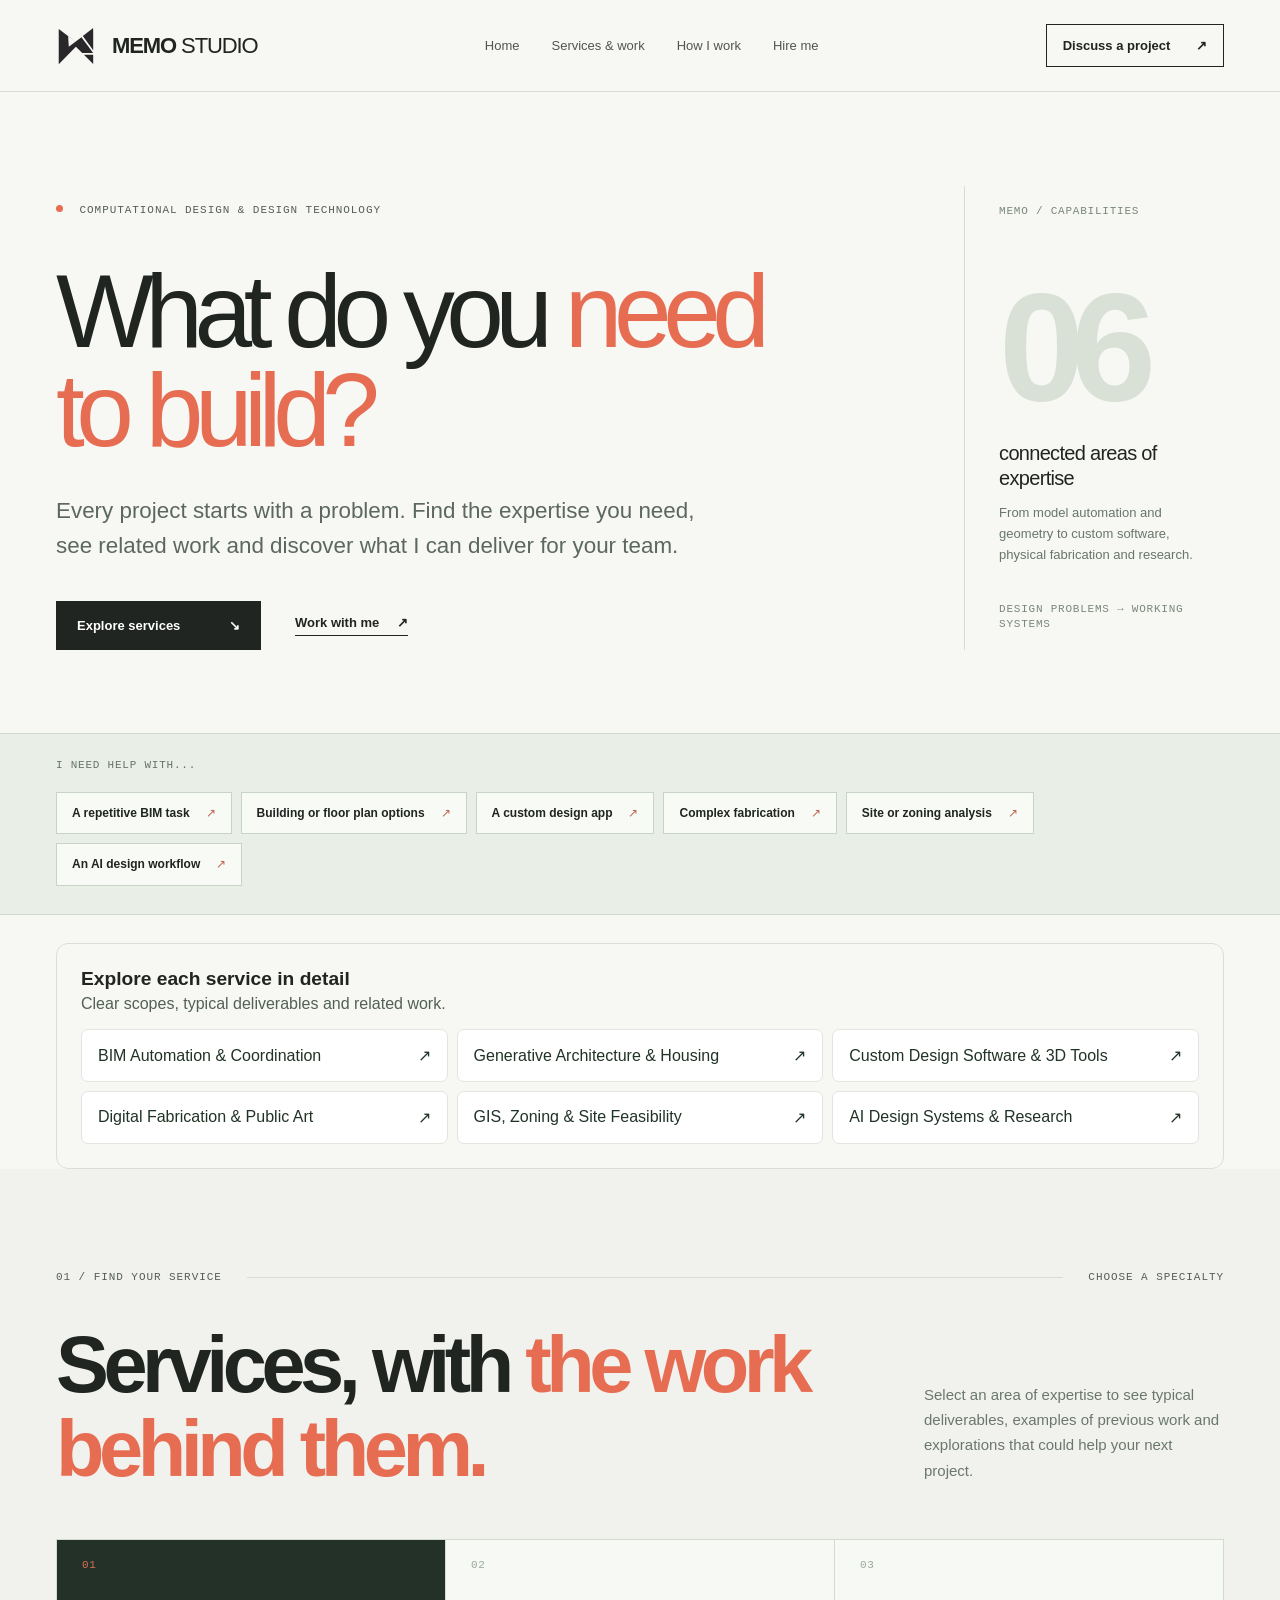
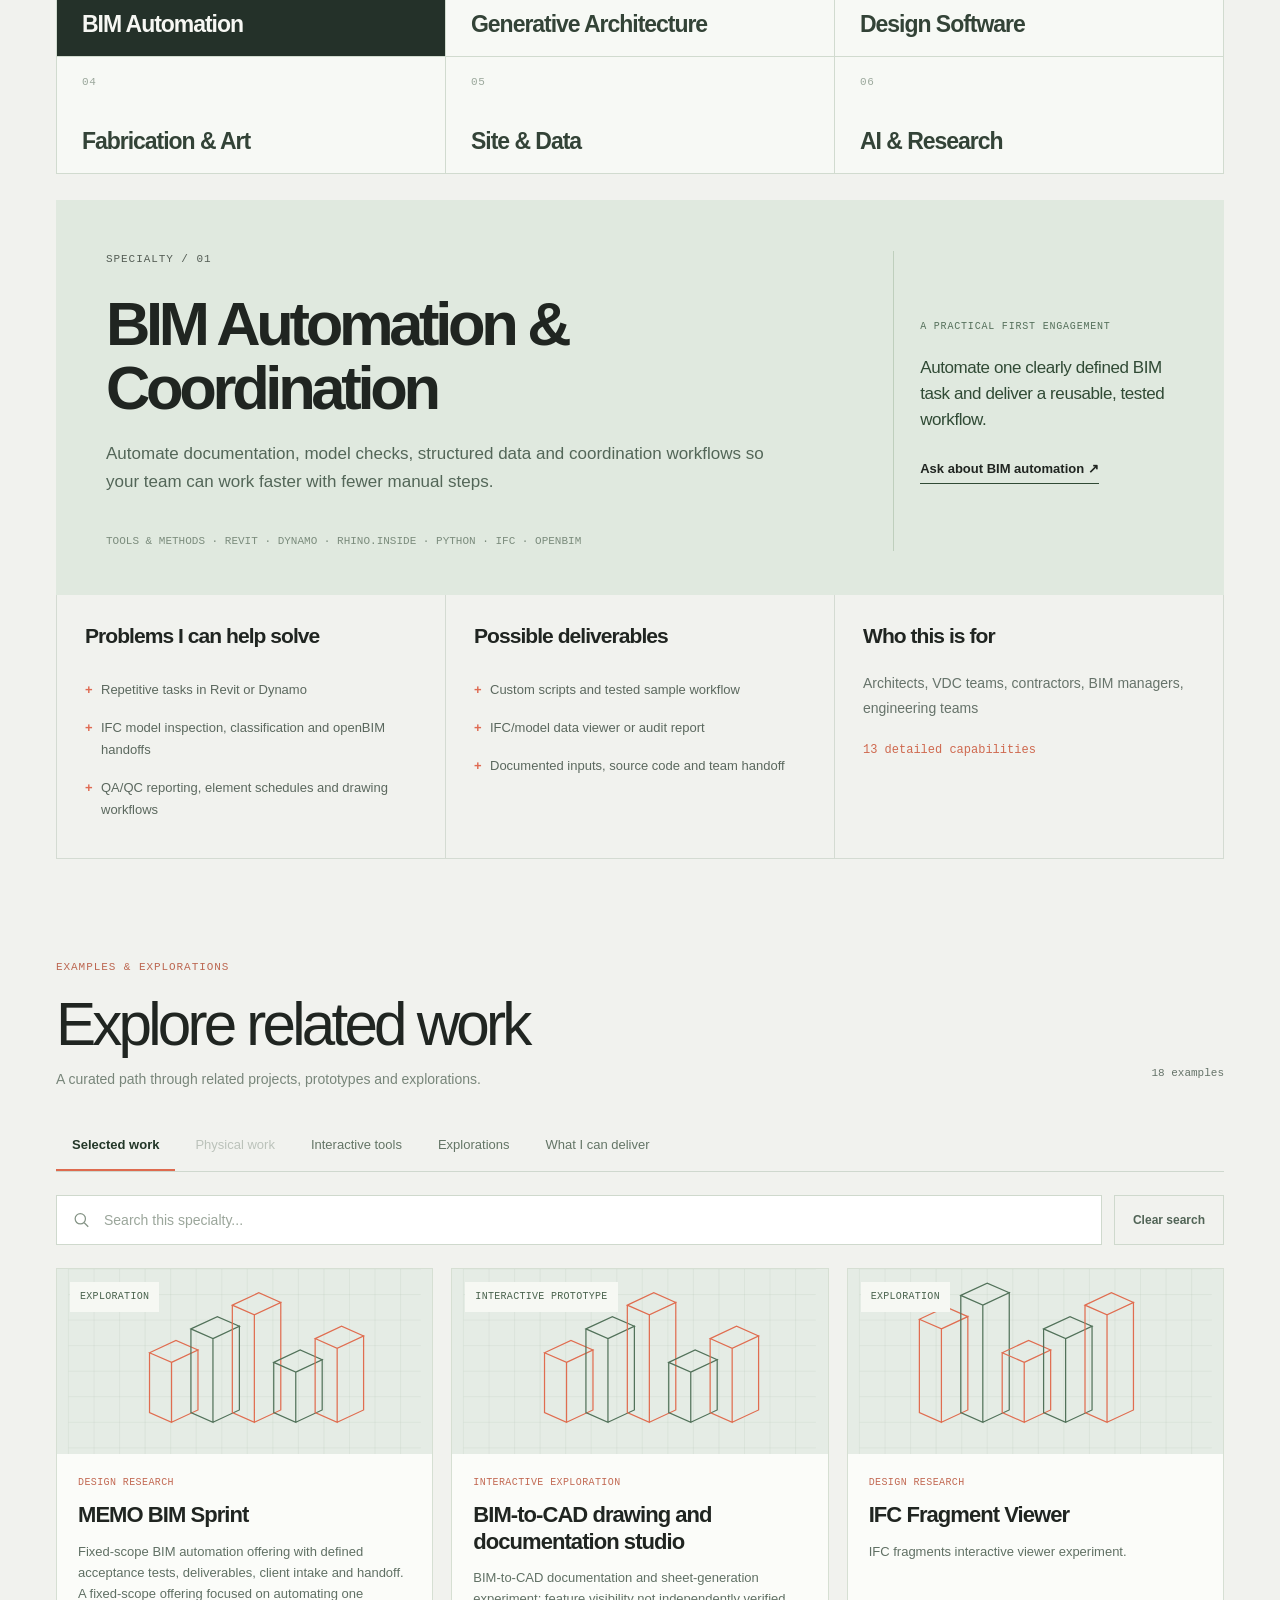
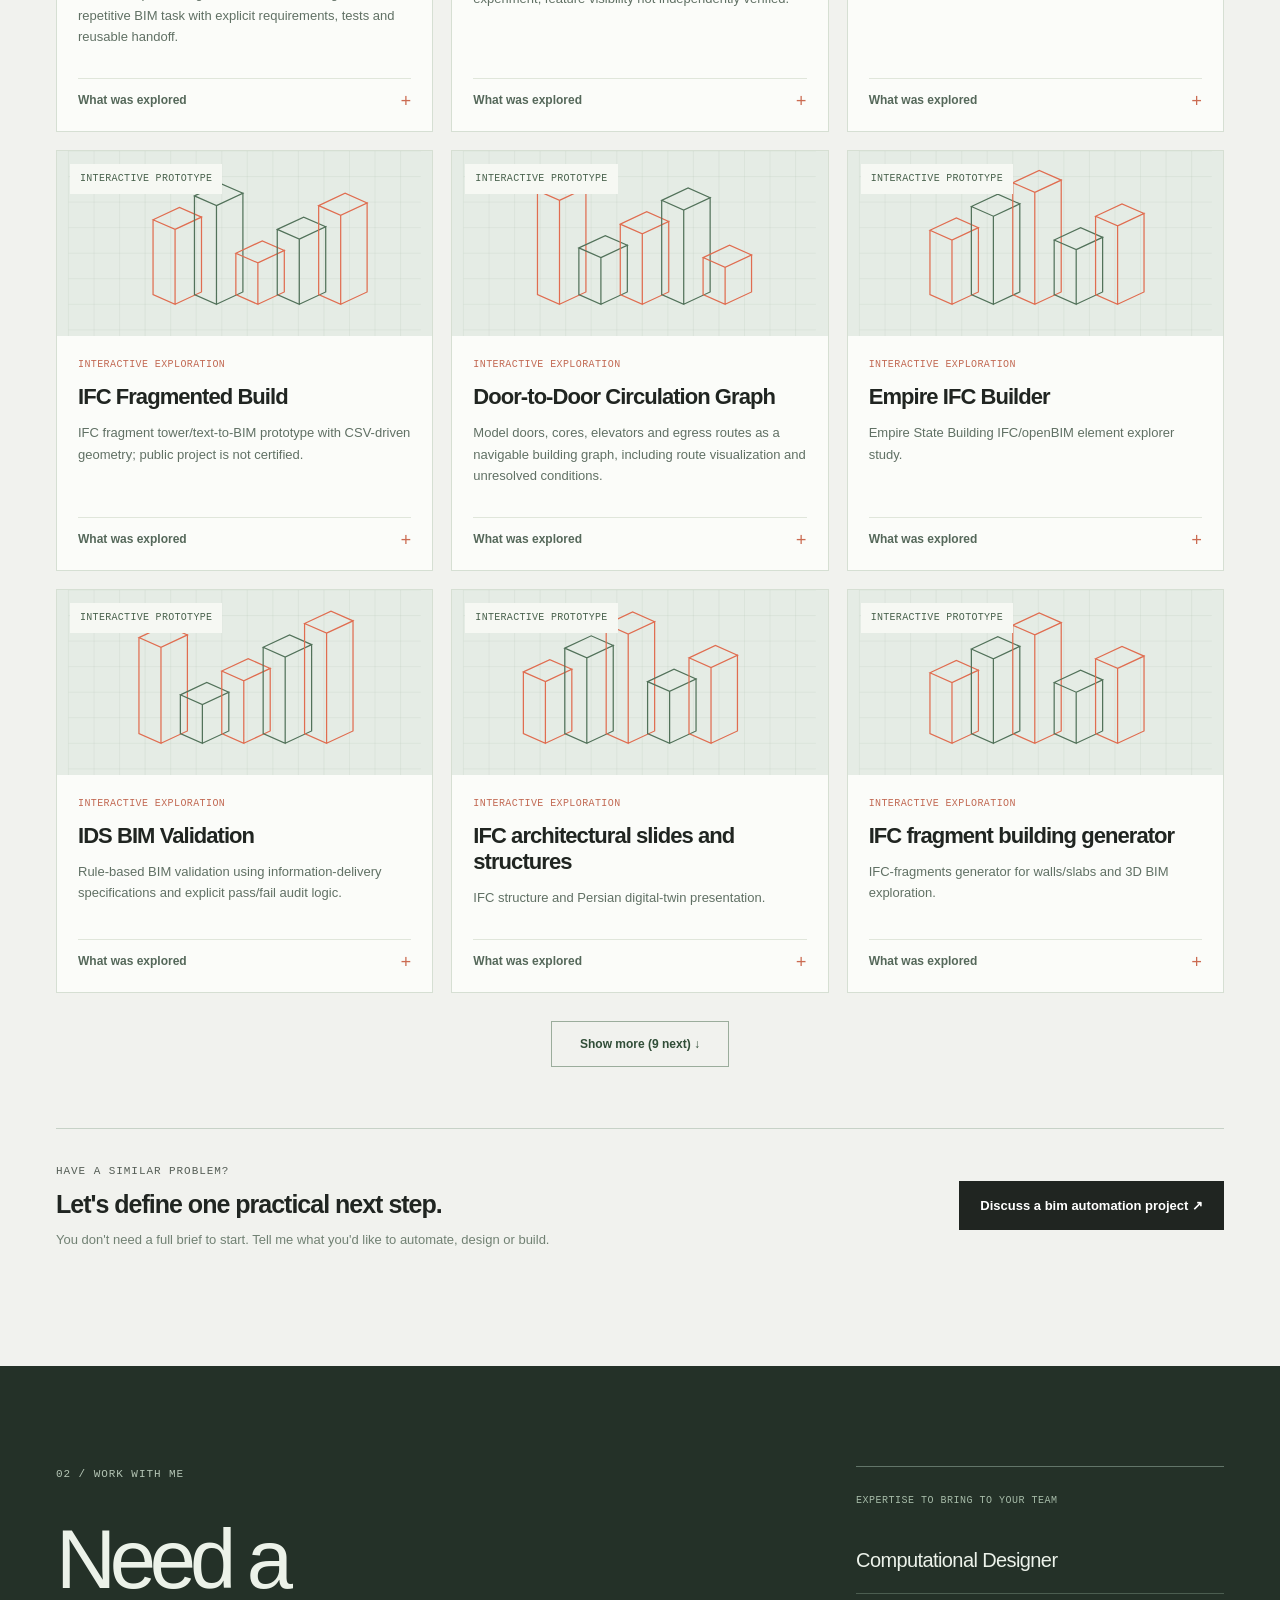
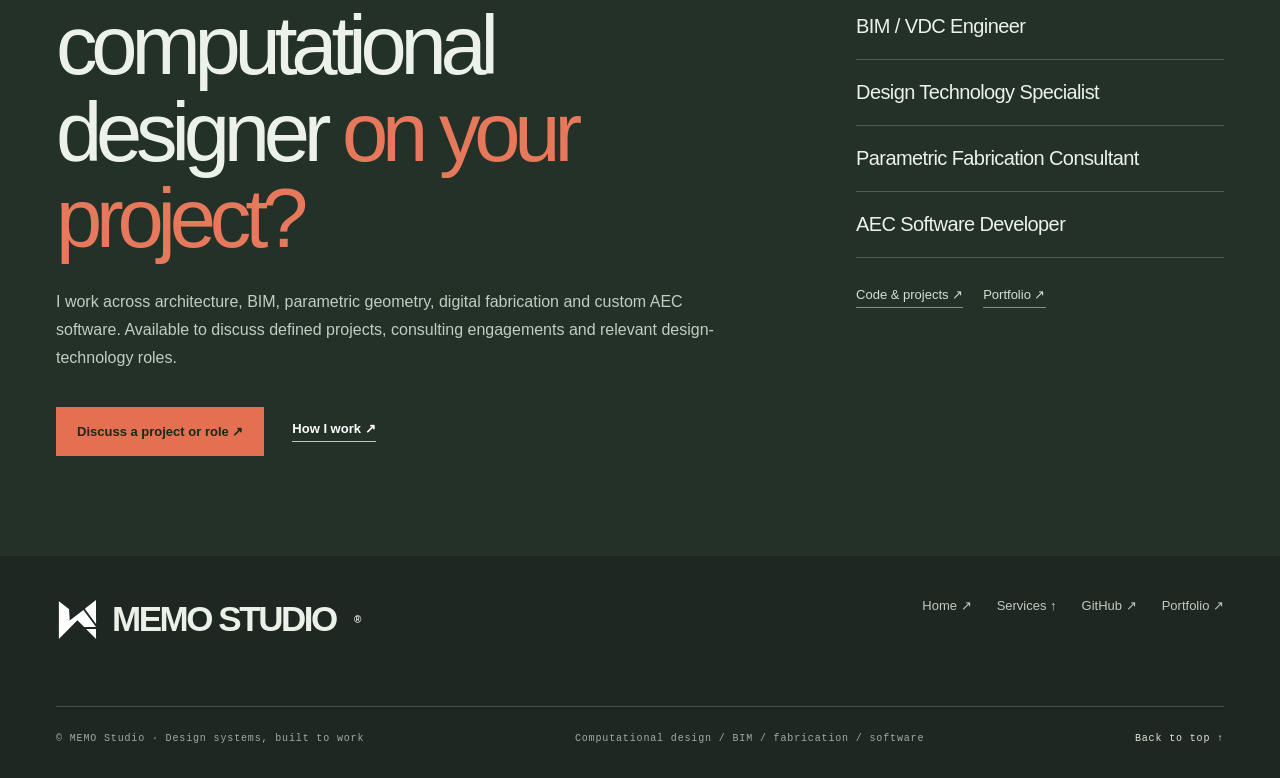
<file: atlas.html>
<!doctype html>
<html lang="en">
<head>
<meta charset="utf-8">
<meta name="viewport" content="width=device-width, initial-scale=1">
<title>MEMO Studio — Services &amp; Work</title>
<meta name="robots" content="noindex">
<link rel="canonical" href="https://memortal.github.io/MEMO-STUDIO-/services.html">
<meta http-equiv="refresh" content="0; url=./services.html">
<script>window.location.replace('./services.html'+window.location.search+window.location.hash);</script>
</head>
<body><p>Services and projects have moved. <a href="./services.html">Explore MEMO Studio services and work</a>.</p></body>
</html>
</file>
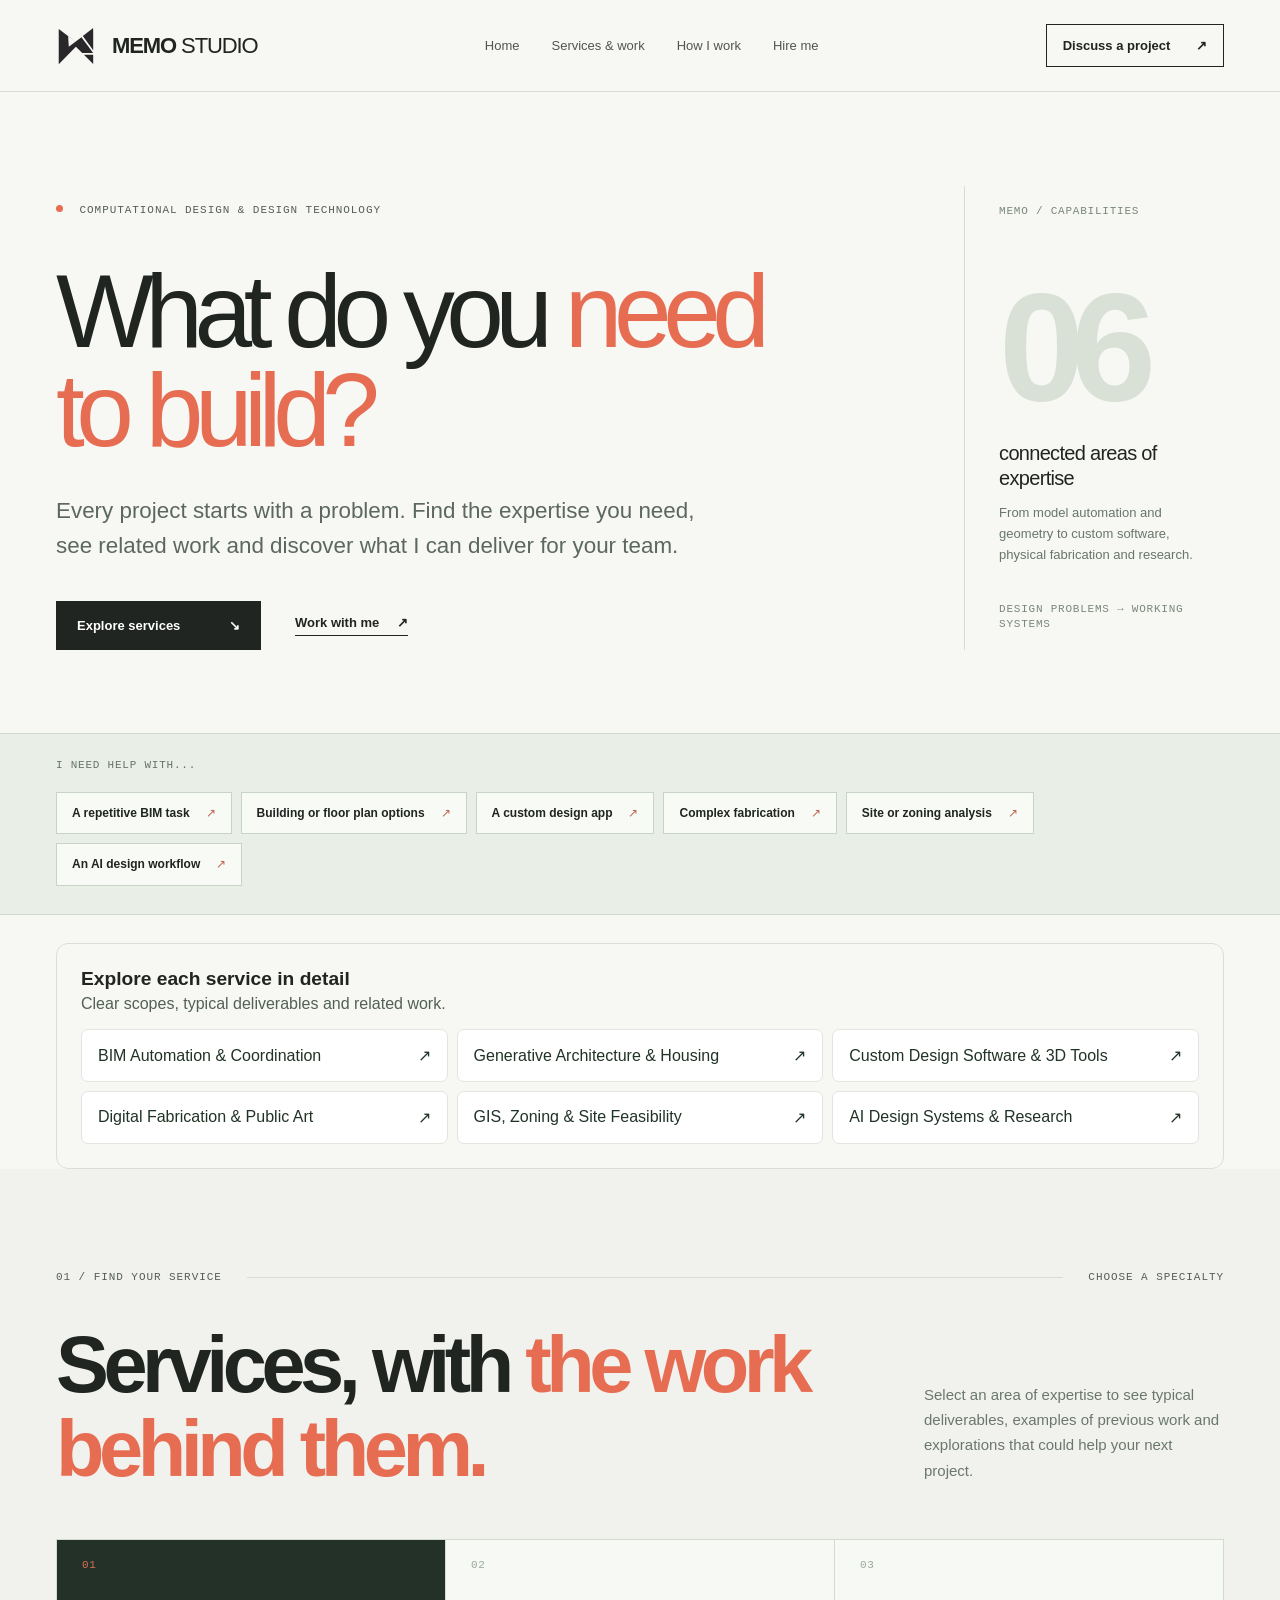
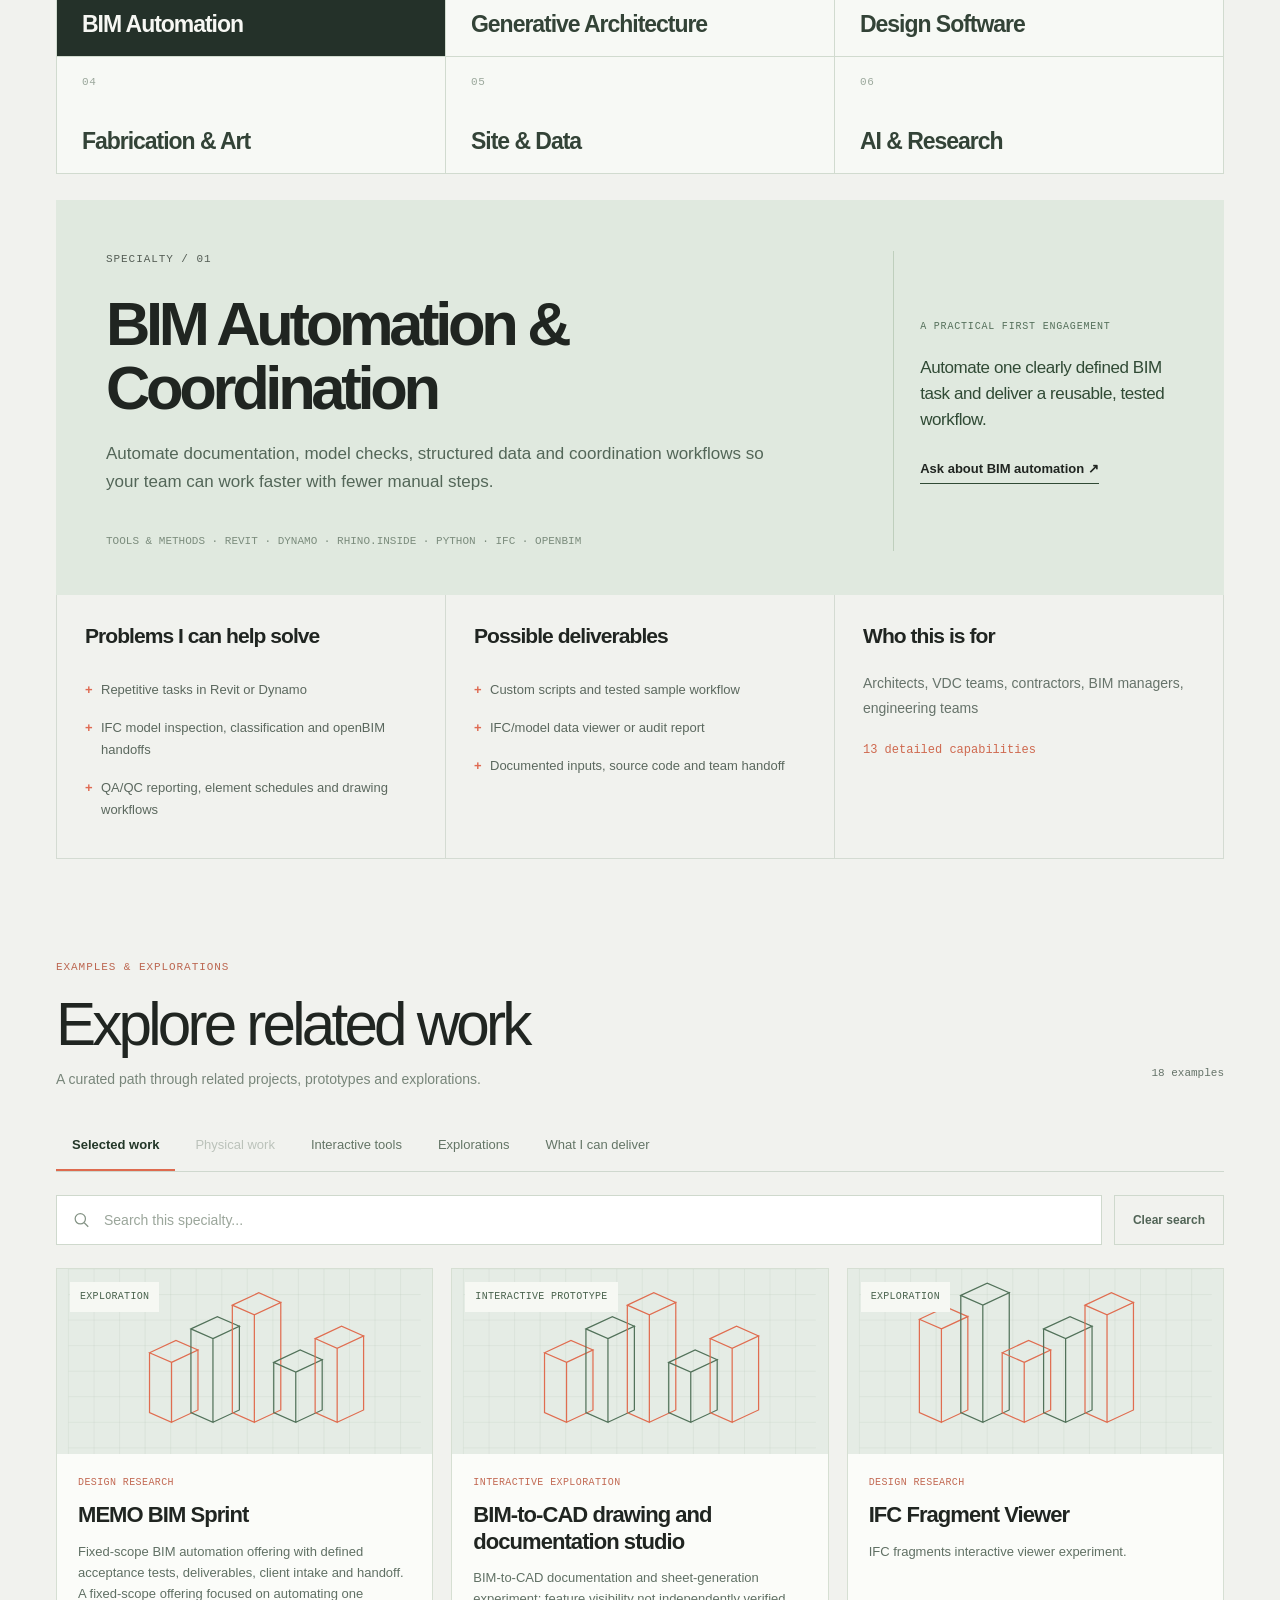
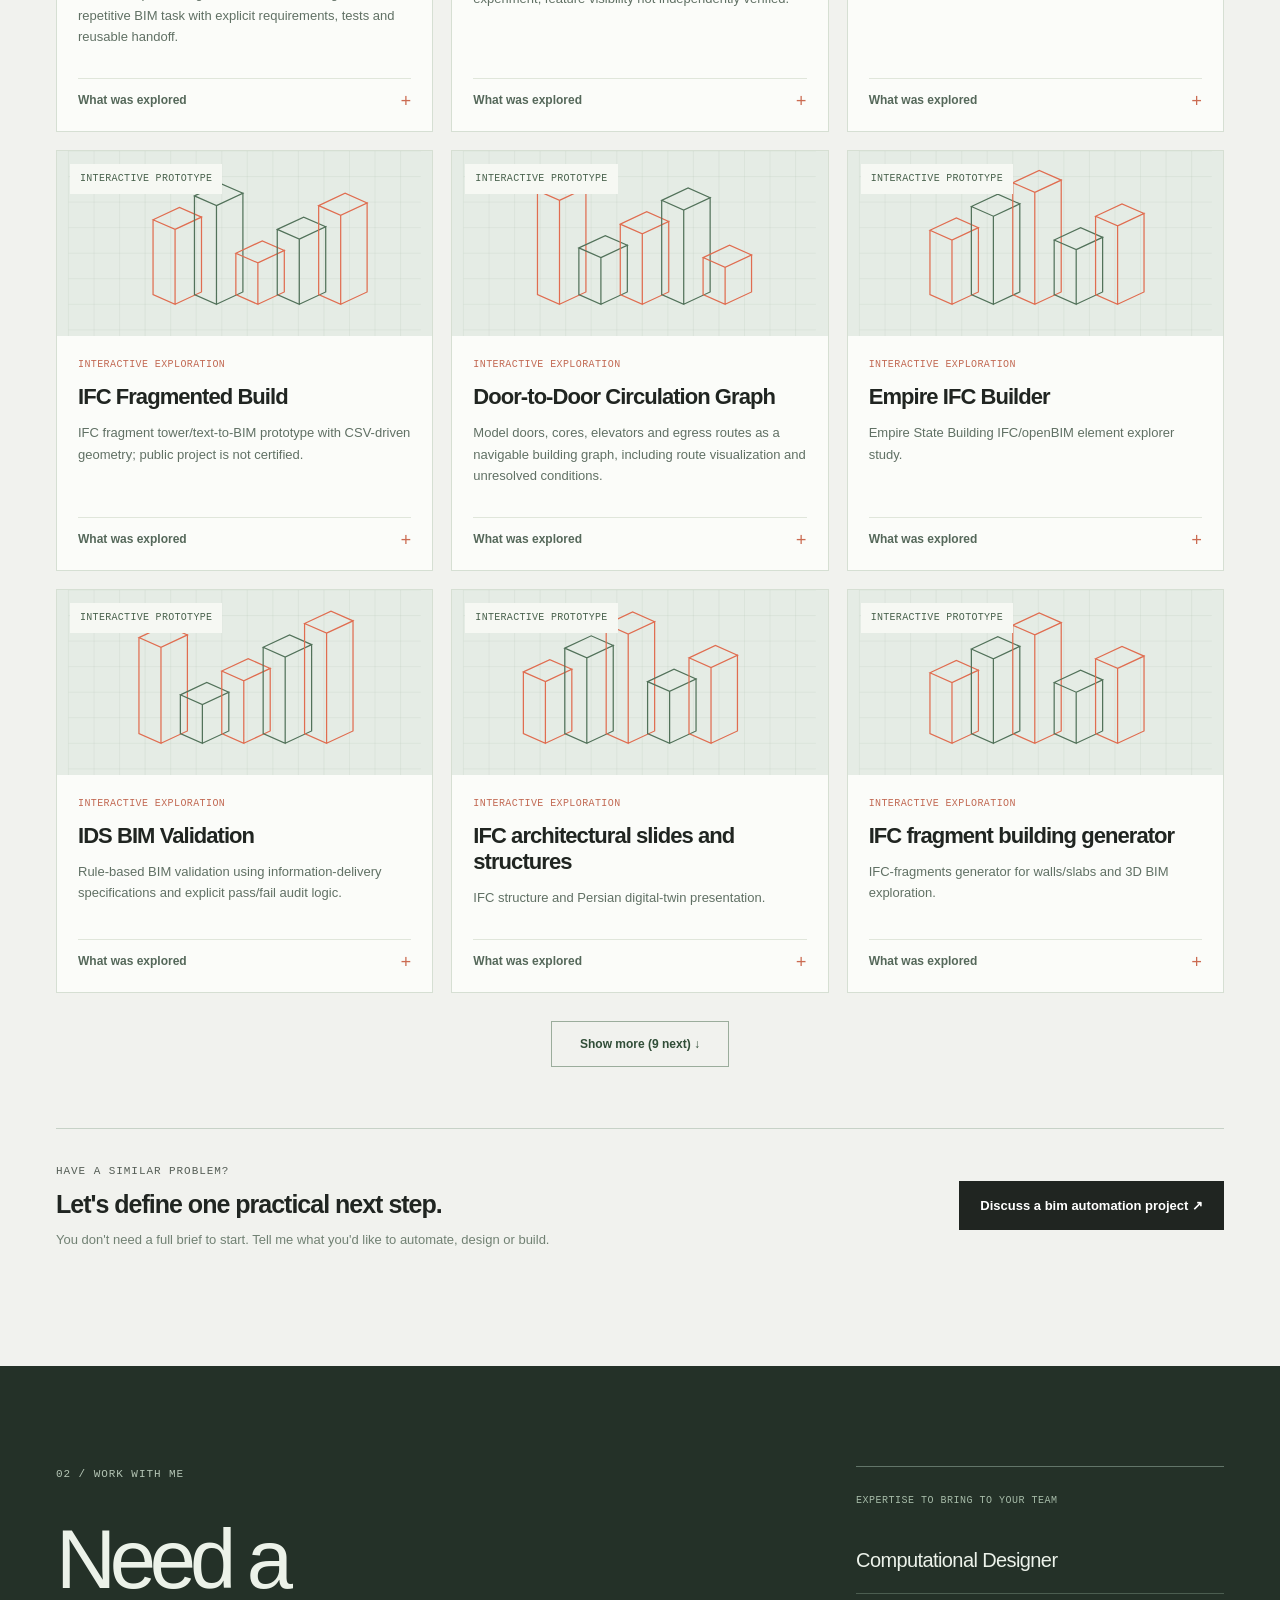
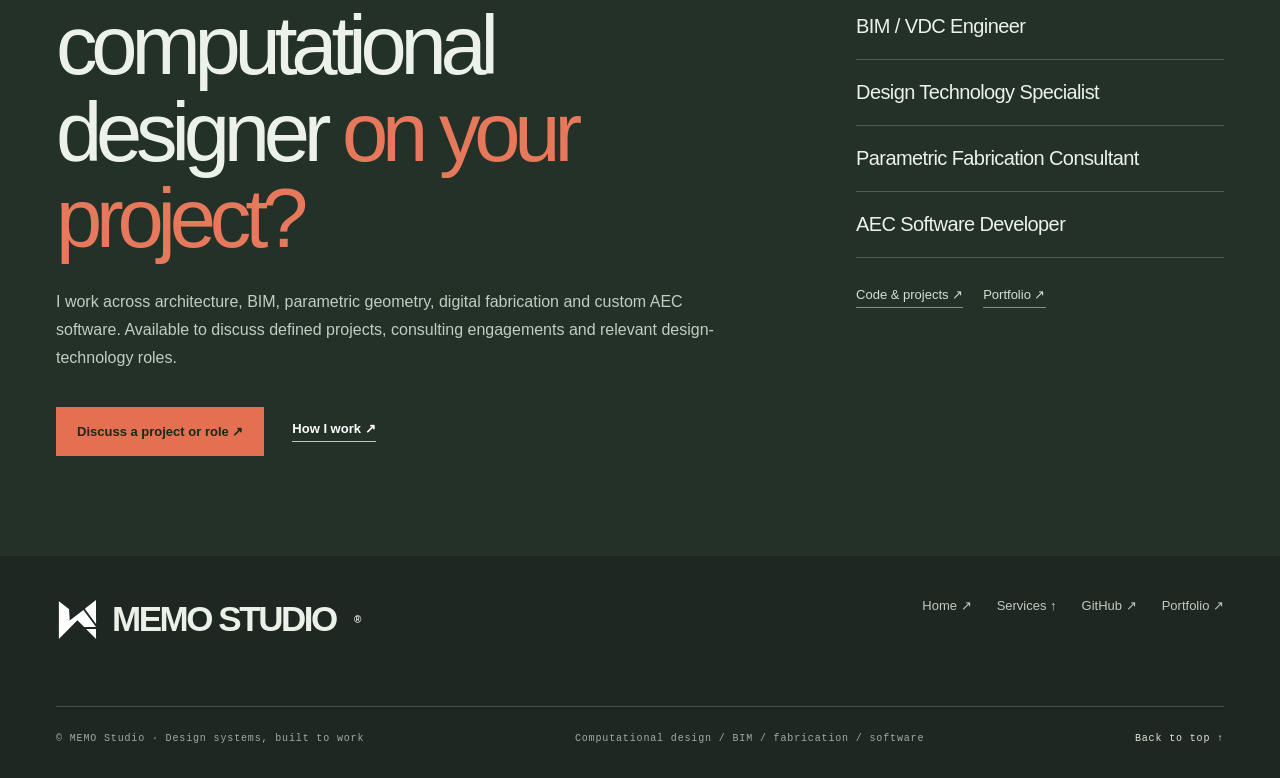
<file: services.html>
<!doctype html>
<html lang="en">
<head>
<meta charset="utf-8">
<meta name="viewport" content="width=device-width, initial-scale=1">
<meta name="theme-color" content="#f7f7f4">
<link rel="canonical" href="https://memortal.github.io/MEMO-STUDIO-/services.html">
<meta name="description" content="Explore MEMO Studio services in BIM automation, generative architecture, AEC software, parametric fabrication, spatial analysis and AI design research.">
<meta property="og:title" content="Computational Design Services &amp; Work — MEMO Studio">
<meta property="og:description" content="Browse six technical specialties, example deliverables and documented work in BIM, architecture, software, fabrication and AI research.">
<meta property="og:type" content="website">
<meta property="og:url" content="https://memortal.github.io/MEMO-STUDIO-/services.html">
<meta name="twitter:card" content="summary">
<title>Computational Design Services &amp; Projects | MEMO Studio</title>
<link rel="icon" href="./favicon.svg?v=2" type="image/svg+xml">
<link rel="stylesheet" href="./styles.css">
<link rel="stylesheet" href="./atlas.css">
<link rel="stylesheet" href="./discover.css">
<script type="application/ld+json">
{"@context":"https://schema.org","@type":"CollectionPage","name":"MEMO Studio Services & Work","url":"https://memortal.github.io/MEMO-STUDIO-/services.html","mainEntity":{"@type":"ItemList","itemListElement":[{"@type":"ListItem","position":1,"name":"BIM Automation & Coordination","url":"https://memortal.github.io/MEMO-STUDIO-/services/bim-automation.html"},{"@type":"ListItem","position":2,"name":"Generative Architecture & Housing","url":"https://memortal.github.io/MEMO-STUDIO-/services/generative-architecture.html"},{"@type":"ListItem","position":3,"name":"Custom Design Software & 3D Tools","url":"https://memortal.github.io/MEMO-STUDIO-/services/aec-design-software.html"},{"@type":"ListItem","position":4,"name":"Digital Fabrication & Public Art","url":"https://memortal.github.io/MEMO-STUDIO-/services/parametric-fabrication.html"},{"@type":"ListItem","position":5,"name":"GIS, Zoning & Site Feasibility","url":"https://memortal.github.io/MEMO-STUDIO-/services/gis-site-feasibility.html"},{"@type":"ListItem","position":6,"name":"AI Design Systems & Research","url":"https://memortal.github.io/MEMO-STUDIO-/services/ai-architecture-research.html"}]}}
</script>
<script src="./script.js" defer></script>
<script src="./atlas.js" defer></script>
</head>
<body>
<a class="skip" href="#serviceTabs">Skip to services</a>
<header class="site-header" id="top">
 <div class="shell header-inner">
 <a class="brand" href="./index.html" aria-label="MEMO Studio home"><img class="brand-logo" src="./memo-logo.svg" alt="" width="40" height="40" decoding="async"><span>MEMO<span class="brand-light"> STUDIO</span></span></a>
 <nav aria-label="Primary navigation" class="desktop-nav"><a href="./index.html">Home</a><a href="./services.html" aria-current="page">Services & work</a><a href="./index.html#approach">How I work</a><a href="#hire">Hire me</a></nav>
 <a class="header-contact" href="mailto:alireza.memaryan@gmail.com?subject=MEMO%20Studio%20%E2%80%94%20Project%20inquiry">Discuss a project <span aria-hidden="true">↗</span></a>
 <button class="mobile-menu" id="menuToggle" type="button" aria-expanded="false" aria-controls="mobileNav" aria-label="Open navigation"><span></span><span></span></button></div>
 <nav id="mobileNav" class="mobile-nav" aria-label="Mobile navigation" hidden><a href="./index.html">Home</a><a href="./services.html">Services & work</a><a href="./index.html#approach">How I work</a><a href="#hire">Hire me</a><a href="mailto:alireza.memaryan@gmail.com">Email</a></nav>
</header>
<main id="main">
  <section class="service-hero shell">
    <div class="service-hero-copy">
      <p class="eyebrow"><span class="status-dot" aria-hidden="true"></span> COMPUTATIONAL DESIGN & DESIGN TECHNOLOGY</p>
      <h1>What do you <em>need to build?</em></h1>
      <p>Every project starts with a problem. Find the expertise you need, see related work and discover what I can deliver for your team.</p>
      <div class="hero-actions">
        <a class="btn btn-dark" href="#serviceTabs">Explore services <span aria-hidden="true">↘</span></a>
        <a class="text-link" href="#hire">Work with me <span aria-hidden="true">↗</span></a>
      </div>
    </div>
    <div class="hero-side-note">
      <span class="side-note-index">MEMO / CAPABILITIES</span>
      <div><span class="side-note-digit">06</span><strong>connected areas of expertise</strong><p>From model automation and geometry to custom software, physical fabrication and research.</p></div>
      <span class="side-note-foot">DESIGN PROBLEMS → WORKING SYSTEMS</span>
    </div>
  </section>
  <section class="intent-strip" aria-labelledby="intentTitle"><div class="shell">
    <h2 id="intentTitle">I need help with...</h2>
    <div class="intent-links">
      <a href="#bim" data-service-link="bim">A repetitive BIM task <span aria-hidden="true">↗</span></a>
      <a href="#generative" data-service-link="generative">Building or floor plan options <span aria-hidden="true">↗</span></a>
      <a href="#software" data-service-link="software">A custom design app <span aria-hidden="true">↗</span></a>
      <a href="#fabrication" data-service-link="fabrication">Complex fabrication <span aria-hidden="true">↗</span></a>
      <a href="#spatial" data-service-link="spatial">Site or zoning analysis <span aria-hidden="true">↗</span></a>
      <a href="#intelligence" data-service-link="intelligence">An AI design workflow <span aria-hidden="true">↗</span></a>
    </div></div></section>
  <div class="shell"><nav class="seo-guides" aria-label="Detailed service guides"><div class="seo-guides-inner"><h3>Explore each service in detail</h3><p>Clear scopes, typical deliverables and related work.</p><ul><li><a href="./services/bim-automation.html">BIM Automation &amp; Coordination <span aria-hidden="true">↗</span></a></li><li><a href="./services/generative-architecture.html">Generative Architecture &amp; Housing <span aria-hidden="true">↗</span></a></li><li><a href="./services/aec-design-software.html">Custom Design Software &amp; 3D Tools <span aria-hidden="true">↗</span></a></li><li><a href="./services/parametric-fabrication.html">Digital Fabrication &amp; Public Art <span aria-hidden="true">↗</span></a></li><li><a href="./services/gis-site-feasibility.html">GIS, Zoning &amp; Site Feasibility <span aria-hidden="true">↗</span></a></li><li><a href="./services/ai-architecture-research.html">AI Design Systems &amp; Research <span aria-hidden="true">↗</span></a></li></ul></div></nav></div>
  <section class="service-browser" id="serviceTabs" aria-labelledby="serviceBrowserTitle"><div class="shell">
    <div class="section-index"><span>01 / FIND YOUR SERVICE</span><span class="rule"></span><span>CHOOSE A SPECIALTY</span></div>
    <div class="service-browser-heading"><h2 id="serviceBrowserTitle">Services, with <em>the work behind them.</em></h2><p>Select an area of expertise to see typical deliverables, examples of previous work and explorations that could help your next project.</p></div>
    <div class="service-tabs" role="tablist" aria-label="Areas of expertise">
      <button class="service-tab active" type="button" role="tab" id="service-tab-bim" aria-controls="servicePanel" aria-selected="true" tabindex="0" data-service="bim"><span>01</span><strong>BIM Automation</strong></button>
      <button class="service-tab" type="button" role="tab" id="service-tab-generative" aria-controls="servicePanel" aria-selected="false" tabindex="-1" data-service="generative"><span>02</span><strong>Generative Architecture</strong></button>
      <button class="service-tab" type="button" role="tab" id="service-tab-software" aria-controls="servicePanel" aria-selected="false" tabindex="-1" data-service="software"><span>03</span><strong>Design Software</strong></button>
      <button class="service-tab" type="button" role="tab" id="service-tab-fabrication" aria-controls="servicePanel" aria-selected="false" tabindex="-1" data-service="fabrication"><span>04</span><strong>Fabrication & Art</strong></button>
      <button class="service-tab" type="button" role="tab" id="service-tab-spatial" aria-controls="servicePanel" aria-selected="false" tabindex="-1" data-service="spatial"><span>05</span><strong>Site & Data</strong></button>
      <button class="service-tab" type="button" role="tab" id="service-tab-intelligence" aria-controls="servicePanel" aria-selected="false" tabindex="-1" data-service="intelligence"><span>06</span><strong>AI & Research</strong></button>
    </div>
    <div id="servicePanel" role="tabpanel" aria-labelledby="service-tab-bim" tabindex="0">
      <div class="service-intro" id="serviceIntro">
        <div class="service-intro-main"><p class="eyebrow">SPECIALTY / 01</p><h3>BIM Automation & Coordination</h3><p>Tools and workflows that make building model data more useful and repetitive work more manageable.</p></div>
        <div class="service-intro-aside"><span>EXAMPLE STARTING POINT</span><p>Bring one repetitive task and sample file.</p><a href="mailto:alireza.memaryan@gmail.com">Discuss your project ↗</a></div>
      </div>
      <div class="service-offer-grid" id="serviceOfferGrid" aria-live="polite">
        <div><h4>Problems I can help solve</h4><p>Repetitive tasks, model information, reporting and coordination.</p></div>
        <div><h4>What you receive</h4><p>Reusable tools, defined outputs, tests and a documented handoff.</p></div>
        <div><h4>Who this is for</h4><p>Architecture, engineering and construction teams.</p></div>
      </div>
      <div class="work-discovery" id="projects">
        <div class="work-discovery-header">
          <div><p class="eyebrow">EXAMPLES & EXPLORATIONS</p><h3>Explore related work</h3><p id="workContext">Projects, prototypes and studies relevant to this service.</p></div>
          <span id="workCount" class="work-total">Loading…</span>
        </div>
        <div class="work-modes" role="tablist" aria-label="Examples within the selected service">
          <button type="button" role="tab" id="mode-all" aria-selected="true" tabindex="0" class="work-mode active" data-mode="all">Selected work</button>
          <button type="button" role="tab" id="mode-built" aria-selected="false" tabindex="-1" class="work-mode" data-mode="built">Physical work</button>
          <button type="button" role="tab" id="mode-prototype" aria-selected="false" tabindex="-1" class="work-mode" data-mode="prototype">Interactive tools</button>
          <button type="button" role="tab" id="mode-research" aria-selected="false" tabindex="-1" class="work-mode" data-mode="research">Explorations</button>
          <button type="button" role="tab" id="mode-capabilities" aria-selected="false" tabindex="-1" class="work-mode" data-mode="capabilities">What I can deliver</button>
        </div>
        <div class="work-search-row">
          <label class="work-search"><span class="visually-hidden">Search work within this service</span><svg viewBox="0 0 24 24" aria-hidden="true"><circle cx="10.5" cy="10.5" r="6.5"/><path d="m15.5 15.5 5 5"/></svg><input type="search" id="workSearch" autocomplete="off" placeholder="Search this specialty..."></label>
          <button class="search-clear" type="button" id="clearWorkSearch">Clear search</button>
        </div>
        <div class="example-grid" id="workResults" aria-live="polite"><p class="loading-message">Loading relevant work…</p></div>
        <div class="results-footer"><button class="more-work" id="moreWork" type="button" hidden>Show more projects <span aria-hidden="true">↓</span></button></div>
      </div>
      <div class="service-bottom-cta" id="serviceBottomCta"><div><span class="eyebrow">HAVE A SIMILAR PROBLEM?</span><h3>Let's define one practical next step.</h3><p>You don't need a full brief to start. Tell me what you'd like to automate, design or build.</p></div><a class="btn btn-dark" href="mailto:alireza.memaryan@gmail.com?subject=MEMO%20Studio%20%E2%80%94%20Project%20inquiry">Discuss a project ↗</a></div>
    </div>
  </div></section>
  <section class="recruiter-section" id="hire"><div class="shell recruiter-grid">
    <div>
      <p class="eyebrow">02 / WORK WITH ME</p>
      <h2>Need a computational designer <em>on your project?</em></h2>
      <p>I work across architecture, BIM, parametric geometry, digital fabrication and custom AEC software. Available to discuss defined projects, consulting engagements and relevant design-technology roles.</p>
      <div class="recruiter-actions"><a class="btn btn-dark" href="mailto:alireza.memaryan@gmail.com?subject=Project%20or%20role%20for%20Alireza%20Memarian&body=Hello%2C%0A%0AI'm%20looking%20for%20help%20with%3A%0A%0AProject%20scope%20or%20position%3A%0A%0ATimeline%3A%0A%0A">Discuss a project or role ↗</a><a class="text-link" href="./index.html#approach">How I work ↗</a></div>
    </div>
    <div class="recruiter-roles">
      <span>EXPERTISE TO BRING TO YOUR TEAM</span>
      <p>Computational Designer</p>
      <p>BIM / VDC Engineer</p>
      <p>Design Technology Specialist</p>
      <p>Parametric Fabrication Consultant</p>
      <p>AEC Software Developer</p>
      <div class="recruiter-links"><a href="https://github.com/Memortal" target="_blank" rel="noopener noreferrer">Code & projects ↗</a><a href="https://memortal.github.io/Portfolio-/" target="_blank" rel="noopener noreferrer">Portfolio ↗</a></div>
    </div>
  </div></section>
</main>
<footer class="footer"><div class="shell"><div class="footer-top"><a href="./index.html" class="footer-brand"><img class="footer-logo" src="./memo-logo.svg" alt="" width="44" height="44" decoding="async">MEMO STUDIO<span>®</span></a><div class="footer-links"><a href="./index.html">Home ↗</a><a href="#serviceTabs">Services ↑</a><a href="https://github.com/Memortal" target="_blank" rel="noopener noreferrer">GitHub ↗</a><a href="https://memortal.github.io/Portfolio-/" target="_blank" rel="noopener noreferrer">Portfolio ↗</a></div></div><div class="footer-bottom"><span>© MEMO Studio · Design systems, built to work</span><span>Computational design / BIM / fabrication / software</span><a href="#top">Back to top ↑</a></div></div></footer>
</body>
</html>
</file>
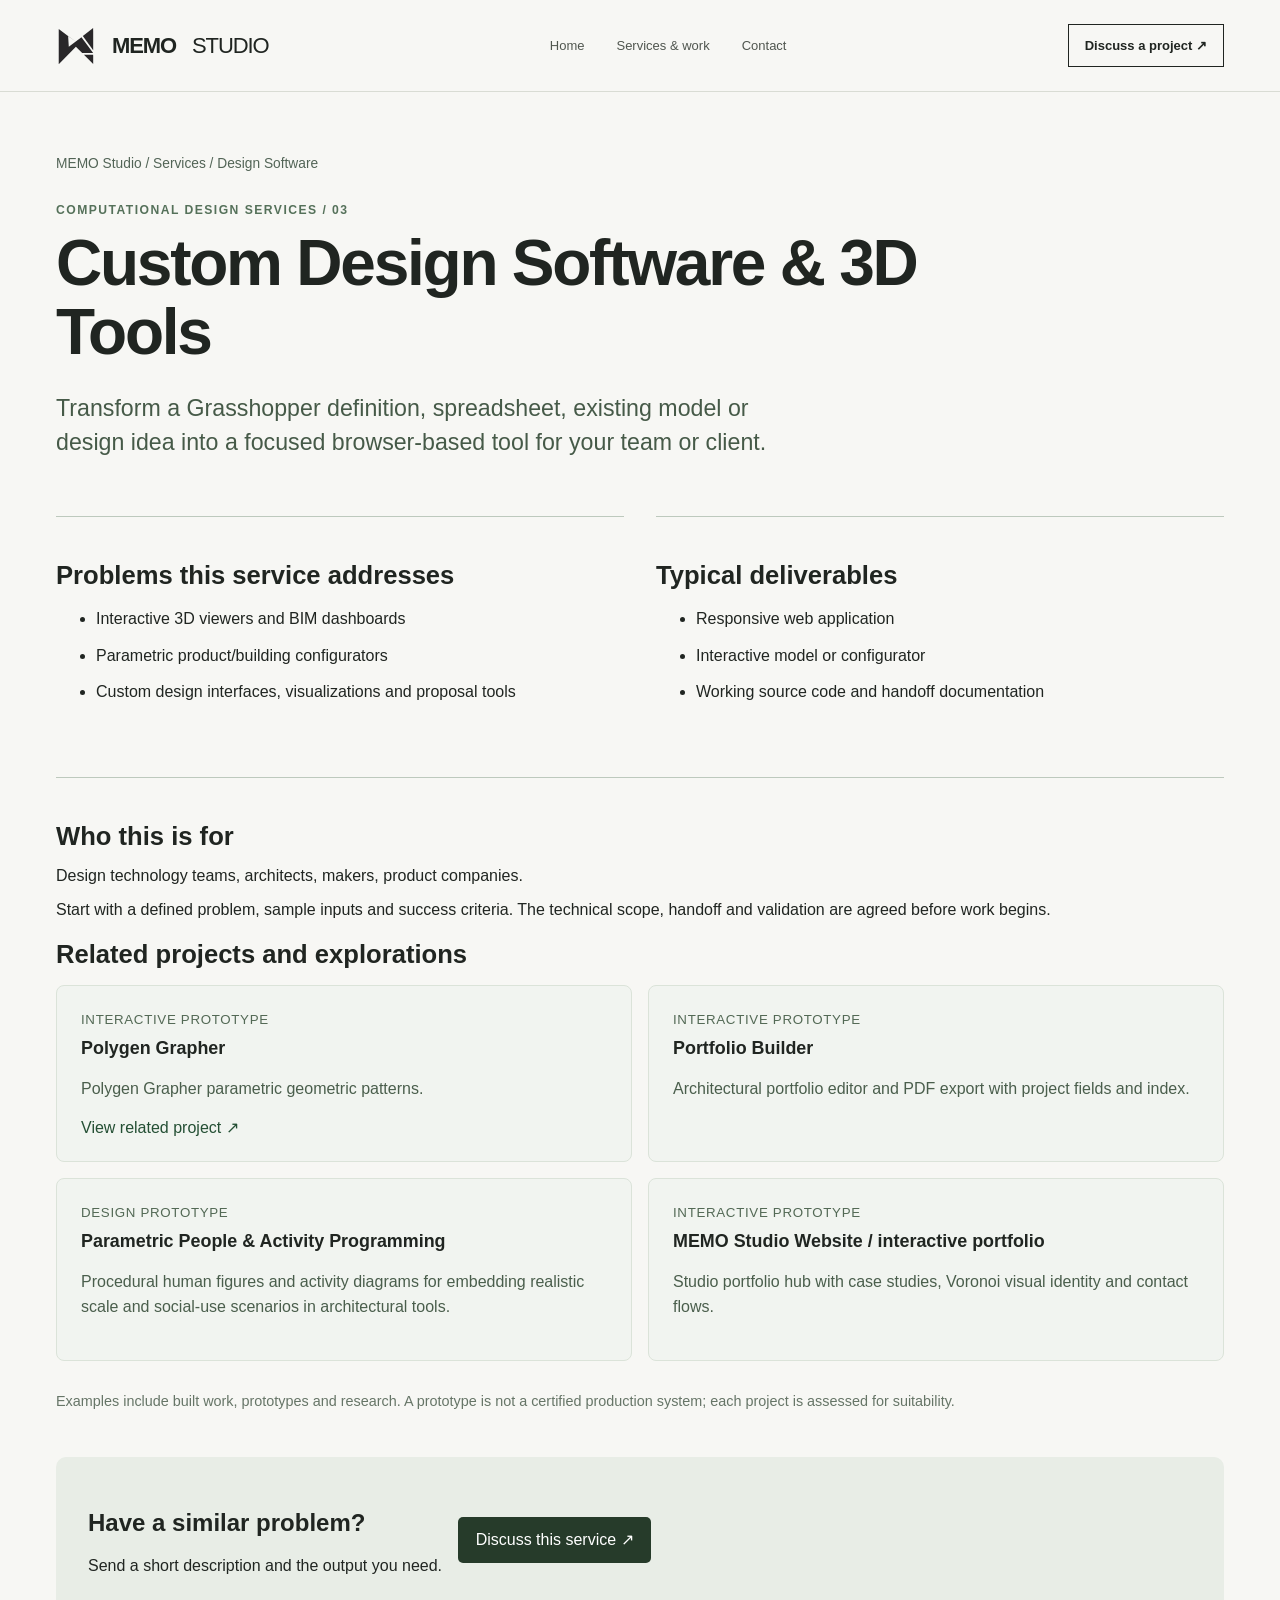
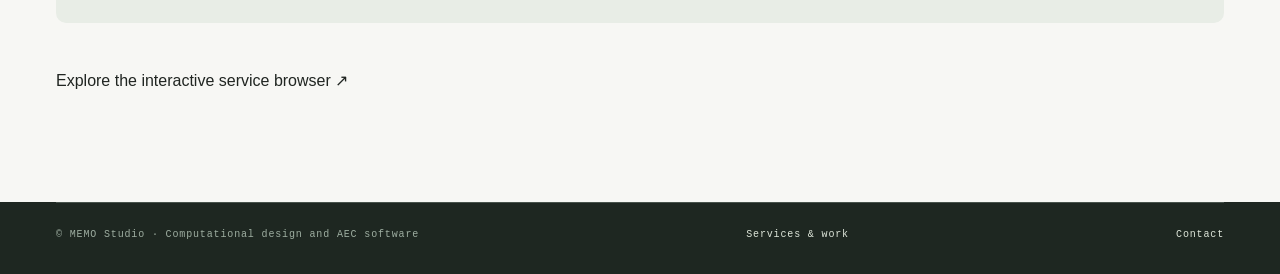
<file: services/aec-design-software.html>
<!doctype html>
<html lang="en">
<head>
<meta charset="utf-8">
<meta name="viewport" content="width=device-width, initial-scale=1">
<meta name="theme-color" content="#f7f7f4">
<link rel="canonical" href="https://memortal.github.io/MEMO-STUDIO-/services/aec-design-software.html">
<meta name="description" content="Transform a Grasshopper definition, spreadsheet, existing model or design idea into a focused browser-based tool for your team or client.">
<meta property="og:type" content="article">
<meta property="og:title" content="Custom Design Software &amp; 3D Tools | MEMO Studio">
<meta property="og:description" content="Transform a Grasshopper definition, spreadsheet, existing model or design idea into a focused browser-based tool for your team or client.">
<meta property="og:url" content="https://memortal.github.io/MEMO-STUDIO-/services/aec-design-software.html">
<meta name="twitter:card" content="summary">
<meta name="twitter:title" content="Custom Design Software &amp; 3D Tools | MEMO Studio">
<meta name="twitter:description" content="Transform a Grasshopper definition, spreadsheet, existing model or design idea into a focused browser-based tool for your team or client.">
<title>Custom Design Software &amp; 3D Tools | MEMO Studio</title>
<link rel="icon" href="../favicon.svg" type="image/svg+xml">
<link rel="stylesheet" href="../styles.css">
<link rel="stylesheet" href="../discover.css">
<script type="application/ld+json">
{"@context":"https://schema.org","@type":"Service","name":"Custom Design Software & 3D Tools","description":"Transform a Grasshopper definition, spreadsheet, existing model or design idea into a focused browser-based tool for your team or client.","url":"https://memortal.github.io/MEMO-STUDIO-/services/aec-design-software.html","provider":{"@id":"https://memortal.github.io/MEMO-STUDIO-/#studio"},"serviceType":"Design Software"}
</script>
</head>
<body>
<a class="skip" href="#content">Skip to content</a>
<header class="site-header" id="top"><div class="header-inner shell"><a class="brand" href="../index.html" aria-label="MEMO Studio home"><img class="brand-logo" src="../memo-logo.svg" alt="" width="40" height="40">MEMO<span class="brand-light"> STUDIO</span></a><nav class="desktop-nav" aria-label="Primary navigation"><a href="../index.html">Home</a><a href="../services.html">Services &amp; work</a><a href="../index.html#contact">Contact</a></nav><a class="header-contact" href="mailto:alireza.memaryan@gmail.com?subject=MEMO%20Studio%20project%20inquiry">Discuss a project ↗</a></div></header>
<main id="content" class="detail-page shell"><div class="detail-breadcrumb"><a href="../index.html">MEMO Studio</a> / <a href="../services.html">Services</a> / Design Software</div>
<p class="detail-eyebrow">Computational design services / 03</p>
<h1 class="detail-heading">Custom Design Software &amp; 3D Tools</h1>
<p class="detail-lead">Transform a Grasshopper definition, spreadsheet, existing model or design idea into a focused browser-based tool for your team or client.</p>
<section class="detail-cols" aria-label="Service scope">
<div class="detail-panel"><h2>Problems this service addresses</h2><ul><li>Interactive 3D viewers and BIM dashboards</li><li>Parametric product/building configurators</li><li>Custom design interfaces, visualizations and proposal tools</li></ul></div>
<div class="detail-panel"><h2>Typical deliverables</h2><ul><li>Responsive web application</li><li>Interactive model or configurator</li><li>Working source code and handoff documentation</li></ul></div>
</section>
<section class="detail-panel"><h2>Who this is for</h2><p>Design technology teams, architects, makers, product companies.</p><p>Start with a defined problem, sample inputs and success criteria. The technical scope, handoff and validation are agreed before work begins.</p></section>
<section class="detail-work"><h2>Related projects and explorations</h2><div class="detail-cards"><article class="detail-card"><small>Interactive prototype</small><h3>Polygen Grapher</h3><p>Polygen Grapher parametric geometric patterns.</p><a href="https://polygen-grapher.lovable.app/" target="_blank" rel="noopener noreferrer">View related project ↗</a></article><article class="detail-card"><small>Interactive prototype</small><h3>Portfolio Builder</h3><p>Architectural portfolio editor and PDF export with project fields and index.</p></article><article class="detail-card"><small>Design prototype</small><h3>Parametric People &amp; Activity Programming</h3><p>Procedural human figures and activity diagrams for embedding realistic scale and social-use scenarios in architectural tools.</p></article><article class="detail-card"><small>Interactive prototype</small><h3>MEMO Studio Website / interactive portfolio</h3><p>Studio portfolio hub with case studies, Voronoi visual identity and contact flows.</p></article></div><p class="detail-disclaimer">Examples include built work, prototypes and research. A prototype is not a certified production system; each project is assessed for suitability.</p></section>
<div class="detail-cta"><div><h2>Have a similar problem?</h2><p>Send a short description and the output you need.</p></div><a href="mailto:alireza.memaryan@gmail.com?subject=Custom%20Design%20Software%20%26%203D%20Tools%20project%20inquiry">Discuss this service ↗</a></div>
<p><a href="../services.html#software">Explore the interactive service browser ↗</a></p></main>
<footer class="footer"><div class="shell"><div class="footer-bottom"><span>© MEMO Studio · Computational design and AEC software</span><a href="../services.html">Services &amp; work</a><a href="../index.html#contact">Contact</a></div></div></footer>
</body>
</html>
</file>
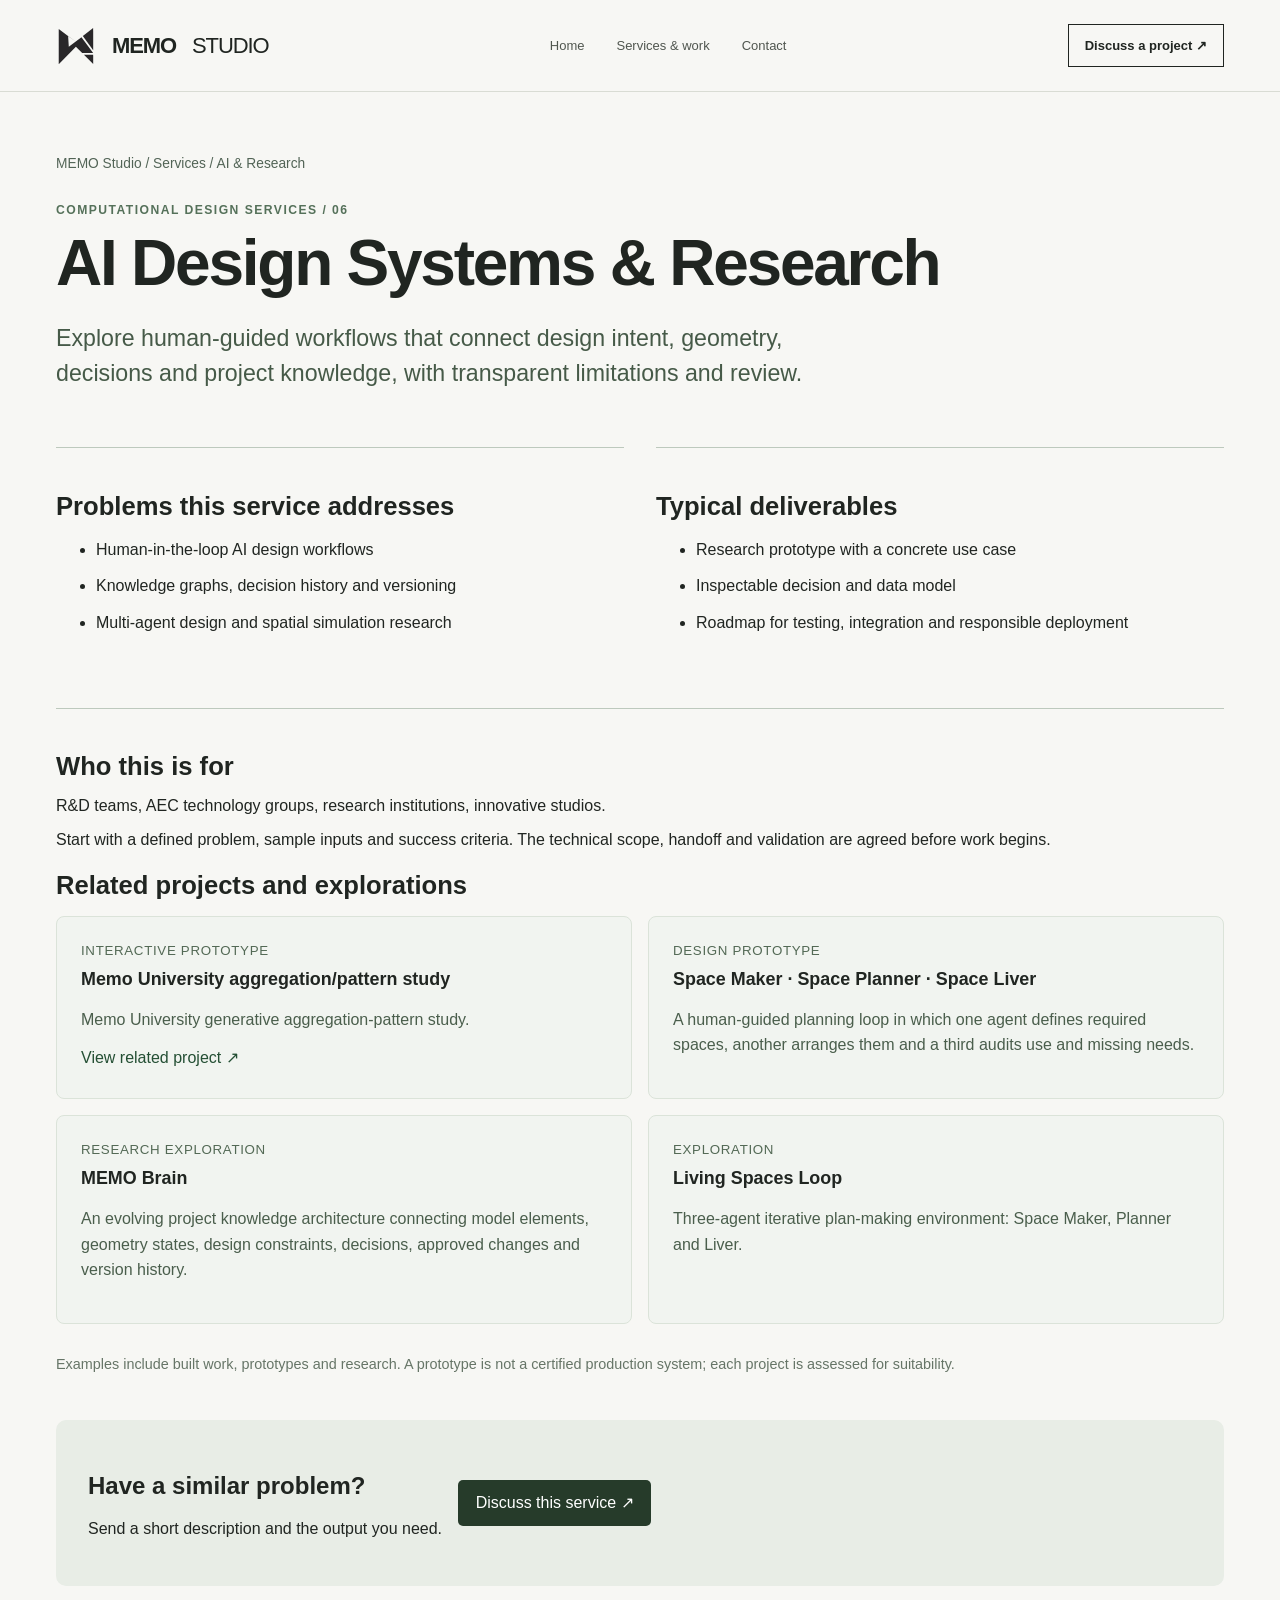
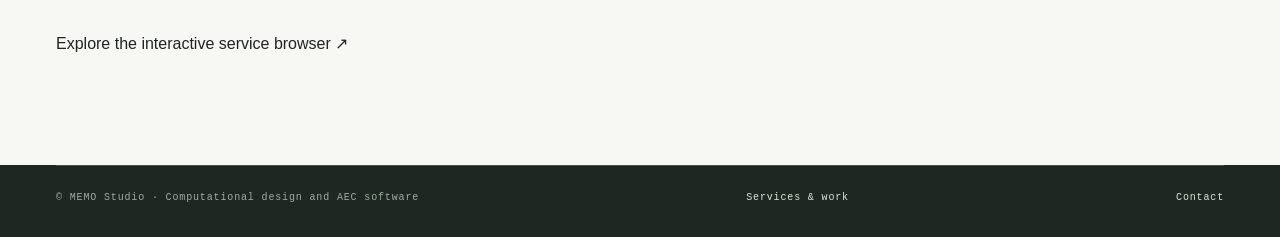
<file: services/ai-architecture-research.html>
<!doctype html>
<html lang="en">
<head>
<meta charset="utf-8">
<meta name="viewport" content="width=device-width, initial-scale=1">
<meta name="theme-color" content="#f7f7f4">
<link rel="canonical" href="https://memortal.github.io/MEMO-STUDIO-/services/ai-architecture-research.html">
<meta name="description" content="Explore human-guided workflows that connect design intent, geometry, decisions and project knowledge, with transparent limitations and review.">
<meta property="og:type" content="article">
<meta property="og:title" content="AI Design Systems &amp; Research | MEMO Studio">
<meta property="og:description" content="Explore human-guided workflows that connect design intent, geometry, decisions and project knowledge, with transparent limitations and review.">
<meta property="og:url" content="https://memortal.github.io/MEMO-STUDIO-/services/ai-architecture-research.html">
<meta name="twitter:card" content="summary">
<meta name="twitter:title" content="AI Design Systems &amp; Research | MEMO Studio">
<meta name="twitter:description" content="Explore human-guided workflows that connect design intent, geometry, decisions and project knowledge, with transparent limitations and review.">
<title>AI Design Systems &amp; Research | MEMO Studio</title>
<link rel="icon" href="../favicon.svg" type="image/svg+xml">
<link rel="stylesheet" href="../styles.css">
<link rel="stylesheet" href="../discover.css">
<script type="application/ld+json">
{"@context":"https://schema.org","@type":"Service","name":"AI Design Systems & Research","description":"Explore human-guided workflows that connect design intent, geometry, decisions and project knowledge, with transparent limitations and review.","url":"https://memortal.github.io/MEMO-STUDIO-/services/ai-architecture-research.html","provider":{"@id":"https://memortal.github.io/MEMO-STUDIO-/#studio"},"serviceType":"AI & Research"}
</script>
</head>
<body>
<a class="skip" href="#content">Skip to content</a>
<header class="site-header" id="top"><div class="header-inner shell"><a class="brand" href="../index.html" aria-label="MEMO Studio home"><img class="brand-logo" src="../memo-logo.svg" alt="" width="40" height="40">MEMO<span class="brand-light"> STUDIO</span></a><nav class="desktop-nav" aria-label="Primary navigation"><a href="../index.html">Home</a><a href="../services.html">Services &amp; work</a><a href="../index.html#contact">Contact</a></nav><a class="header-contact" href="mailto:alireza.memaryan@gmail.com?subject=MEMO%20Studio%20project%20inquiry">Discuss a project ↗</a></div></header>
<main id="content" class="detail-page shell"><div class="detail-breadcrumb"><a href="../index.html">MEMO Studio</a> / <a href="../services.html">Services</a> / AI &amp; Research</div>
<p class="detail-eyebrow">Computational design services / 06</p>
<h1 class="detail-heading">AI Design Systems &amp; Research</h1>
<p class="detail-lead">Explore human-guided workflows that connect design intent, geometry, decisions and project knowledge, with transparent limitations and review.</p>
<section class="detail-cols" aria-label="Service scope">
<div class="detail-panel"><h2>Problems this service addresses</h2><ul><li>Human-in-the-loop AI design workflows</li><li>Knowledge graphs, decision history and versioning</li><li>Multi-agent design and spatial simulation research</li></ul></div>
<div class="detail-panel"><h2>Typical deliverables</h2><ul><li>Research prototype with a concrete use case</li><li>Inspectable decision and data model</li><li>Roadmap for testing, integration and responsible deployment</li></ul></div>
</section>
<section class="detail-panel"><h2>Who this is for</h2><p>R&amp;D teams, AEC technology groups, research institutions, innovative studios.</p><p>Start with a defined problem, sample inputs and success criteria. The technical scope, handoff and validation are agreed before work begins.</p></section>
<section class="detail-work"><h2>Related projects and explorations</h2><div class="detail-cards"><article class="detail-card"><small>Interactive prototype</small><h3>Memo University aggregation/pattern study</h3><p>Memo University generative aggregation-pattern study.</p><a href="https://memouniversity.lovable.app/" target="_blank" rel="noopener noreferrer">View related project ↗</a></article><article class="detail-card"><small>Design prototype</small><h3>Space Maker · Space Planner · Space Liver</h3><p>A human-guided planning loop in which one agent defines required spaces, another arranges them and a third audits use and missing needs.</p></article><article class="detail-card"><small>Research exploration</small><h3>MEMO Brain</h3><p>An evolving project knowledge architecture connecting model elements, geometry states, design constraints, decisions, approved changes and version history.</p></article><article class="detail-card"><small>Exploration</small><h3>Living Spaces Loop</h3><p>Three-agent iterative plan-making environment: Space Maker, Planner and Liver.</p></article></div><p class="detail-disclaimer">Examples include built work, prototypes and research. A prototype is not a certified production system; each project is assessed for suitability.</p></section>
<div class="detail-cta"><div><h2>Have a similar problem?</h2><p>Send a short description and the output you need.</p></div><a href="mailto:alireza.memaryan@gmail.com?subject=AI%20Design%20Systems%20%26%20Research%20project%20inquiry">Discuss this service ↗</a></div>
<p><a href="../services.html#intelligence">Explore the interactive service browser ↗</a></p></main>
<footer class="footer"><div class="shell"><div class="footer-bottom"><span>© MEMO Studio · Computational design and AEC software</span><a href="../services.html">Services &amp; work</a><a href="../index.html#contact">Contact</a></div></div></footer>
</body>
</html>
</file>
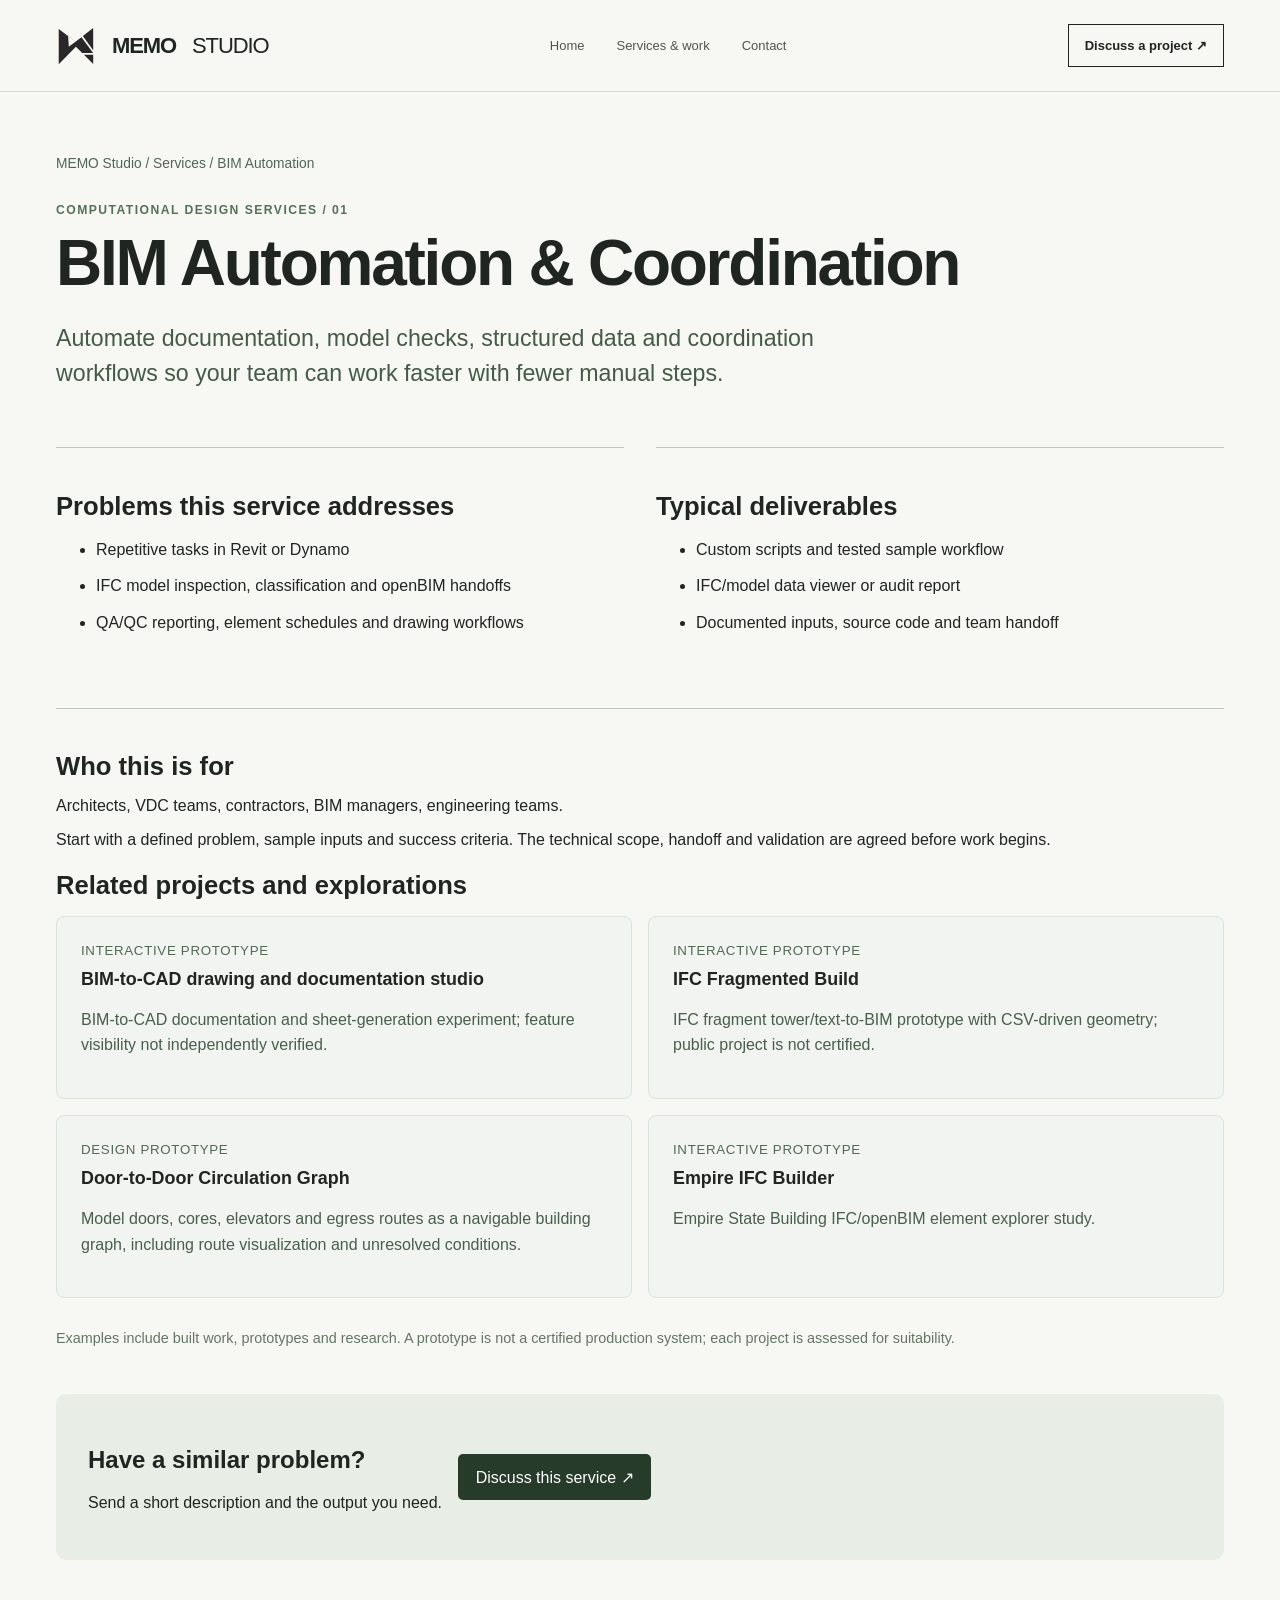
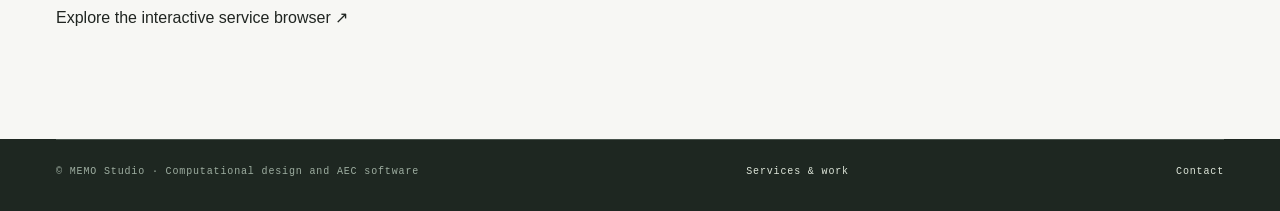
<file: services/bim-automation.html>
<!doctype html>
<html lang="en">
<head>
<meta charset="utf-8">
<meta name="viewport" content="width=device-width, initial-scale=1">
<meta name="theme-color" content="#f7f7f4">
<link rel="canonical" href="https://memortal.github.io/MEMO-STUDIO-/services/bim-automation.html">
<meta name="description" content="Automate documentation, model checks, structured data and coordination workflows so your team can work faster with fewer manual steps.">
<meta property="og:type" content="article">
<meta property="og:title" content="BIM Automation &amp; Coordination | MEMO Studio">
<meta property="og:description" content="Automate documentation, model checks, structured data and coordination workflows so your team can work faster with fewer manual steps.">
<meta property="og:url" content="https://memortal.github.io/MEMO-STUDIO-/services/bim-automation.html">
<meta name="twitter:card" content="summary">
<meta name="twitter:title" content="BIM Automation &amp; Coordination | MEMO Studio">
<meta name="twitter:description" content="Automate documentation, model checks, structured data and coordination workflows so your team can work faster with fewer manual steps.">
<title>BIM Automation &amp; Coordination | MEMO Studio</title>
<link rel="icon" href="../favicon.svg" type="image/svg+xml">
<link rel="stylesheet" href="../styles.css">
<link rel="stylesheet" href="../discover.css">
<script type="application/ld+json">
{"@context":"https://schema.org","@type":"Service","name":"BIM Automation & Coordination","description":"Automate documentation, model checks, structured data and coordination workflows so your team can work faster with fewer manual steps.","url":"https://memortal.github.io/MEMO-STUDIO-/services/bim-automation.html","provider":{"@id":"https://memortal.github.io/MEMO-STUDIO-/#studio"},"serviceType":"BIM Automation"}
</script>
</head>
<body>
<a class="skip" href="#content">Skip to content</a>
<header class="site-header" id="top"><div class="header-inner shell"><a class="brand" href="../index.html" aria-label="MEMO Studio home"><img class="brand-logo" src="../memo-logo.svg" alt="" width="40" height="40">MEMO<span class="brand-light"> STUDIO</span></a><nav class="desktop-nav" aria-label="Primary navigation"><a href="../index.html">Home</a><a href="../services.html">Services &amp; work</a><a href="../index.html#contact">Contact</a></nav><a class="header-contact" href="mailto:alireza.memaryan@gmail.com?subject=MEMO%20Studio%20project%20inquiry">Discuss a project ↗</a></div></header>
<main id="content" class="detail-page shell"><div class="detail-breadcrumb"><a href="../index.html">MEMO Studio</a> / <a href="../services.html">Services</a> / BIM Automation</div>
<p class="detail-eyebrow">Computational design services / 01</p>
<h1 class="detail-heading">BIM Automation &amp; Coordination</h1>
<p class="detail-lead">Automate documentation, model checks, structured data and coordination workflows so your team can work faster with fewer manual steps.</p>
<section class="detail-cols" aria-label="Service scope">
<div class="detail-panel"><h2>Problems this service addresses</h2><ul><li>Repetitive tasks in Revit or Dynamo</li><li>IFC model inspection, classification and openBIM handoffs</li><li>QA/QC reporting, element schedules and drawing workflows</li></ul></div>
<div class="detail-panel"><h2>Typical deliverables</h2><ul><li>Custom scripts and tested sample workflow</li><li>IFC/model data viewer or audit report</li><li>Documented inputs, source code and team handoff</li></ul></div>
</section>
<section class="detail-panel"><h2>Who this is for</h2><p>Architects, VDC teams, contractors, BIM managers, engineering teams.</p><p>Start with a defined problem, sample inputs and success criteria. The technical scope, handoff and validation are agreed before work begins.</p></section>
<section class="detail-work"><h2>Related projects and explorations</h2><div class="detail-cards"><article class="detail-card"><small>Interactive prototype</small><h3>BIM-to-CAD drawing and documentation studio</h3><p>BIM-to-CAD documentation and sheet-generation experiment; feature visibility not independently verified.</p></article><article class="detail-card"><small>Interactive prototype</small><h3>IFC Fragmented Build</h3><p>IFC fragment tower/text-to-BIM prototype with CSV-driven geometry; public project is not certified.</p></article><article class="detail-card"><small>Design prototype</small><h3>Door-to-Door Circulation Graph</h3><p>Model doors, cores, elevators and egress routes as a navigable building graph, including route visualization and unresolved conditions.</p></article><article class="detail-card"><small>Interactive prototype</small><h3>Empire IFC Builder</h3><p>Empire State Building IFC/openBIM element explorer study.</p></article></div><p class="detail-disclaimer">Examples include built work, prototypes and research. A prototype is not a certified production system; each project is assessed for suitability.</p></section>
<div class="detail-cta"><div><h2>Have a similar problem?</h2><p>Send a short description and the output you need.</p></div><a href="mailto:alireza.memaryan@gmail.com?subject=BIM%20Automation%20%26%20Coordination%20project%20inquiry">Discuss this service ↗</a></div>
<p><a href="../services.html#bim">Explore the interactive service browser ↗</a></p></main>
<footer class="footer"><div class="shell"><div class="footer-bottom"><span>© MEMO Studio · Computational design and AEC software</span><a href="../services.html">Services &amp; work</a><a href="../index.html#contact">Contact</a></div></div></footer>
</body>
</html>
</file>
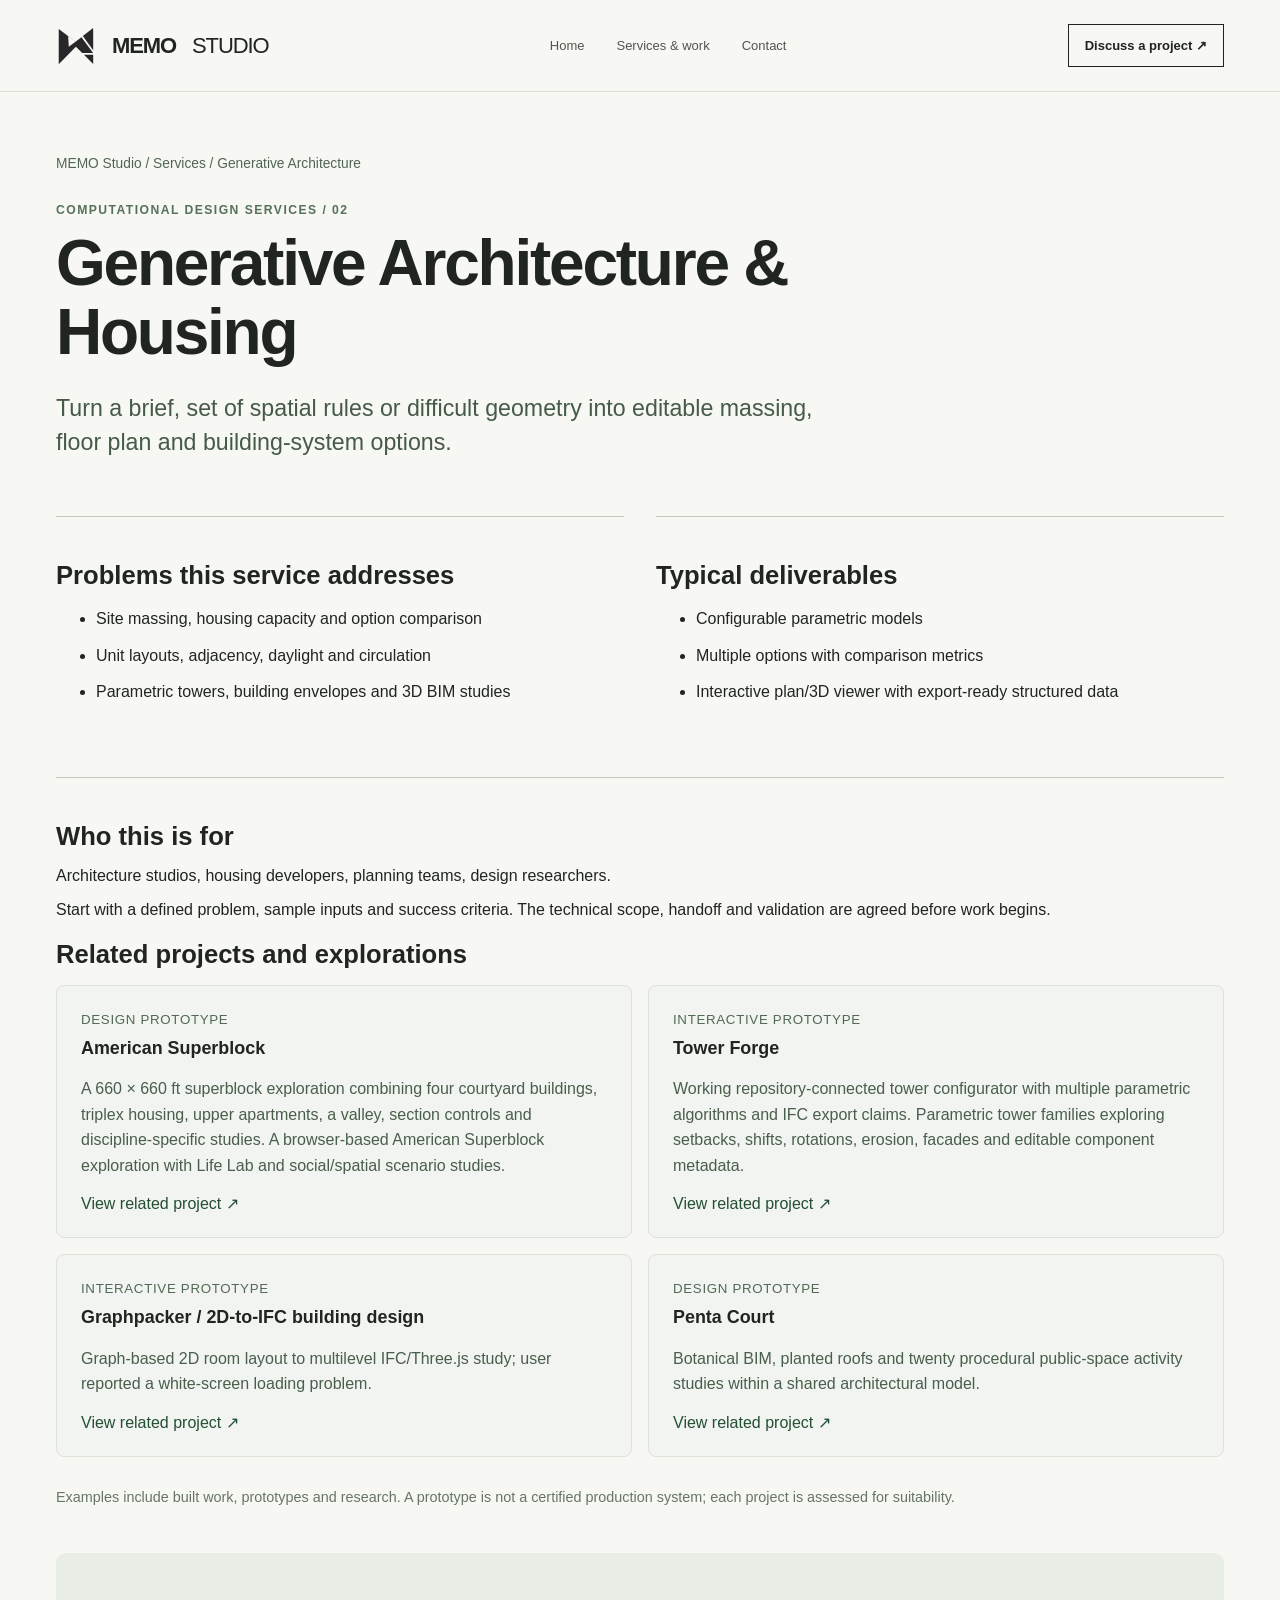
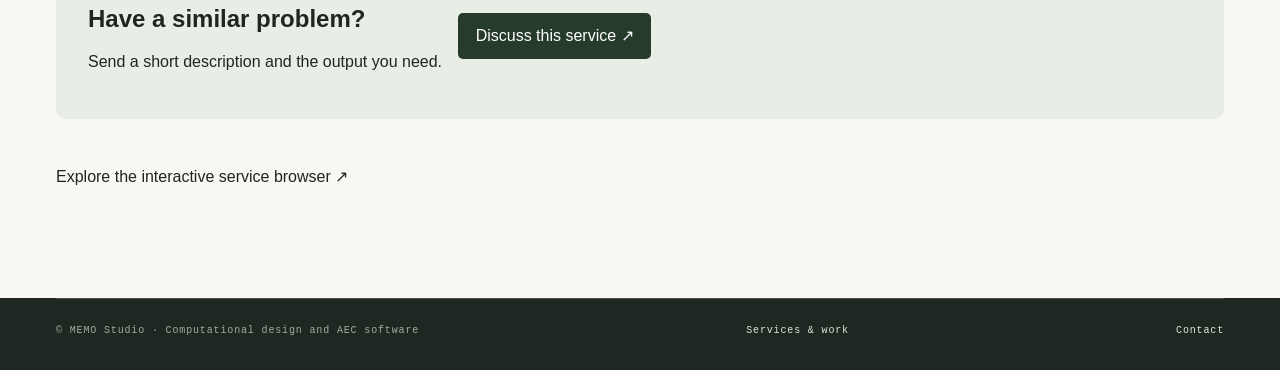
<file: services/generative-architecture.html>
<!doctype html>
<html lang="en">
<head>
<meta charset="utf-8">
<meta name="viewport" content="width=device-width, initial-scale=1">
<meta name="theme-color" content="#f7f7f4">
<link rel="canonical" href="https://memortal.github.io/MEMO-STUDIO-/services/generative-architecture.html">
<meta name="description" content="Turn a brief, set of spatial rules or difficult geometry into editable massing, floor plan and building-system options.">
<meta property="og:type" content="article">
<meta property="og:title" content="Generative Architecture &amp; Housing | MEMO Studio">
<meta property="og:description" content="Turn a brief, set of spatial rules or difficult geometry into editable massing, floor plan and building-system options.">
<meta property="og:url" content="https://memortal.github.io/MEMO-STUDIO-/services/generative-architecture.html">
<meta name="twitter:card" content="summary">
<meta name="twitter:title" content="Generative Architecture &amp; Housing | MEMO Studio">
<meta name="twitter:description" content="Turn a brief, set of spatial rules or difficult geometry into editable massing, floor plan and building-system options.">
<title>Generative Architecture &amp; Housing | MEMO Studio</title>
<link rel="icon" href="../favicon.svg" type="image/svg+xml">
<link rel="stylesheet" href="../styles.css">
<link rel="stylesheet" href="../discover.css">
<script type="application/ld+json">
{"@context":"https://schema.org","@type":"Service","name":"Generative Architecture & Housing","description":"Turn a brief, set of spatial rules or difficult geometry into editable massing, floor plan and building-system options.","url":"https://memortal.github.io/MEMO-STUDIO-/services/generative-architecture.html","provider":{"@id":"https://memortal.github.io/MEMO-STUDIO-/#studio"},"serviceType":"Generative Architecture"}
</script>
</head>
<body>
<a class="skip" href="#content">Skip to content</a>
<header class="site-header" id="top"><div class="header-inner shell"><a class="brand" href="../index.html" aria-label="MEMO Studio home"><img class="brand-logo" src="../memo-logo.svg" alt="" width="40" height="40">MEMO<span class="brand-light"> STUDIO</span></a><nav class="desktop-nav" aria-label="Primary navigation"><a href="../index.html">Home</a><a href="../services.html">Services &amp; work</a><a href="../index.html#contact">Contact</a></nav><a class="header-contact" href="mailto:alireza.memaryan@gmail.com?subject=MEMO%20Studio%20project%20inquiry">Discuss a project ↗</a></div></header>
<main id="content" class="detail-page shell"><div class="detail-breadcrumb"><a href="../index.html">MEMO Studio</a> / <a href="../services.html">Services</a> / Generative Architecture</div>
<p class="detail-eyebrow">Computational design services / 02</p>
<h1 class="detail-heading">Generative Architecture &amp; Housing</h1>
<p class="detail-lead">Turn a brief, set of spatial rules or difficult geometry into editable massing, floor plan and building-system options.</p>
<section class="detail-cols" aria-label="Service scope">
<div class="detail-panel"><h2>Problems this service addresses</h2><ul><li>Site massing, housing capacity and option comparison</li><li>Unit layouts, adjacency, daylight and circulation</li><li>Parametric towers, building envelopes and 3D BIM studies</li></ul></div>
<div class="detail-panel"><h2>Typical deliverables</h2><ul><li>Configurable parametric models</li><li>Multiple options with comparison metrics</li><li>Interactive plan/3D viewer with export-ready structured data</li></ul></div>
</section>
<section class="detail-panel"><h2>Who this is for</h2><p>Architecture studios, housing developers, planning teams, design researchers.</p><p>Start with a defined problem, sample inputs and success criteria. The technical scope, handoff and validation are agreed before work begins.</p></section>
<section class="detail-work"><h2>Related projects and explorations</h2><div class="detail-cards"><article class="detail-card"><small>Design prototype</small><h3>American Superblock</h3><p>A 660 × 660 ft superblock exploration combining four courtyard buildings, triplex housing, upper apartments, a valley, section controls and discipline-specific studies. A browser-based American Superblock exploration with Life Lab and social/spatial scenario studies.</p><a href="https://memortal.github.io/American-Superblock/" target="_blank" rel="noopener noreferrer">View related project ↗</a></article><article class="detail-card"><small>Interactive prototype</small><h3>Tower Forge</h3><p>Working repository-connected tower configurator with multiple parametric algorithms and IFC export claims. Parametric tower families exploring setbacks, shifts, rotations, erosion, facades and editable component metadata.</p><a href="https://github.com/Memortal/tower-forge" target="_blank" rel="noopener noreferrer">View related project ↗</a></article><article class="detail-card"><small>Interactive prototype</small><h3>Graphpacker / 2D-to-IFC building design</h3><p>Graph-based 2D room layout to multilevel IFC/Three.js study; user reported a white-screen loading problem.</p><a href="https://github.com/Memortal/graphpacker" target="_blank" rel="noopener noreferrer">View related project ↗</a></article><article class="detail-card"><small>Design prototype</small><h3>Penta Court</h3><p>Botanical BIM, planted roofs and twenty procedural public-space activity studies within a shared architectural model.</p><a href="https://memortal.github.io/Penta-Court/" target="_blank" rel="noopener noreferrer">View related project ↗</a></article></div><p class="detail-disclaimer">Examples include built work, prototypes and research. A prototype is not a certified production system; each project is assessed for suitability.</p></section>
<div class="detail-cta"><div><h2>Have a similar problem?</h2><p>Send a short description and the output you need.</p></div><a href="mailto:alireza.memaryan@gmail.com?subject=Generative%20Architecture%20%26%20Housing%20project%20inquiry">Discuss this service ↗</a></div>
<p><a href="../services.html#generative">Explore the interactive service browser ↗</a></p></main>
<footer class="footer"><div class="shell"><div class="footer-bottom"><span>© MEMO Studio · Computational design and AEC software</span><a href="../services.html">Services &amp; work</a><a href="../index.html#contact">Contact</a></div></div></footer>
</body>
</html>
</file>
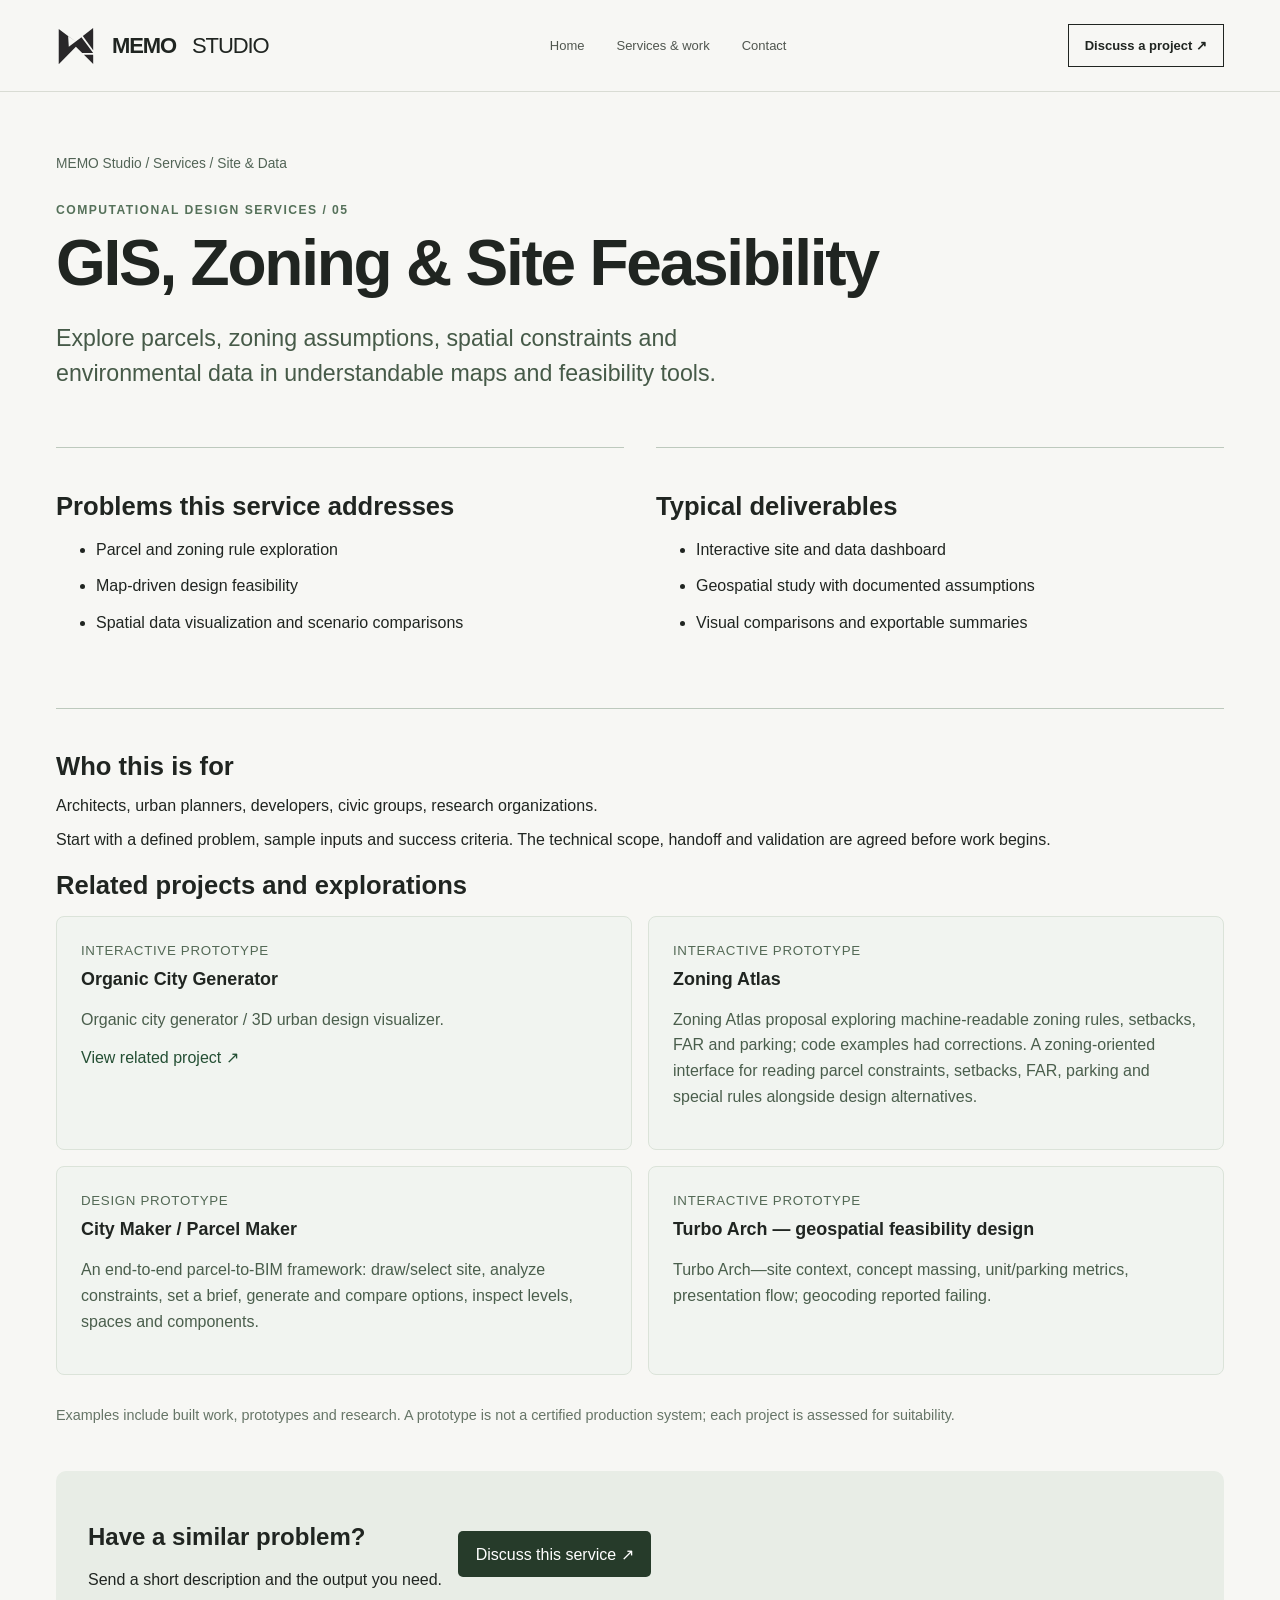
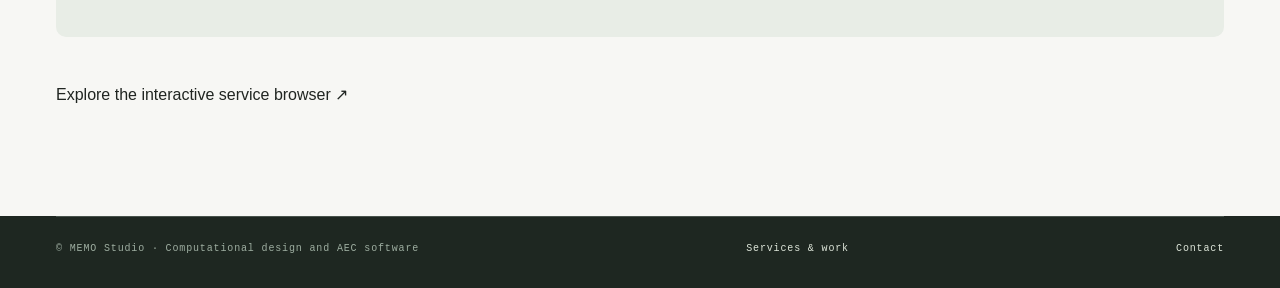
<file: services/gis-site-feasibility.html>
<!doctype html>
<html lang="en">
<head>
<meta charset="utf-8">
<meta name="viewport" content="width=device-width, initial-scale=1">
<meta name="theme-color" content="#f7f7f4">
<link rel="canonical" href="https://memortal.github.io/MEMO-STUDIO-/services/gis-site-feasibility.html">
<meta name="description" content="Explore parcels, zoning assumptions, spatial constraints and environmental data in understandable maps and feasibility tools.">
<meta property="og:type" content="article">
<meta property="og:title" content="GIS, Zoning &amp; Site Feasibility | MEMO Studio">
<meta property="og:description" content="Explore parcels, zoning assumptions, spatial constraints and environmental data in understandable maps and feasibility tools.">
<meta property="og:url" content="https://memortal.github.io/MEMO-STUDIO-/services/gis-site-feasibility.html">
<meta name="twitter:card" content="summary">
<meta name="twitter:title" content="GIS, Zoning &amp; Site Feasibility | MEMO Studio">
<meta name="twitter:description" content="Explore parcels, zoning assumptions, spatial constraints and environmental data in understandable maps and feasibility tools.">
<title>GIS, Zoning &amp; Site Feasibility | MEMO Studio</title>
<link rel="icon" href="../favicon.svg" type="image/svg+xml">
<link rel="stylesheet" href="../styles.css">
<link rel="stylesheet" href="../discover.css">
<script type="application/ld+json">
{"@context":"https://schema.org","@type":"Service","name":"GIS, Zoning & Site Feasibility","description":"Explore parcels, zoning assumptions, spatial constraints and environmental data in understandable maps and feasibility tools.","url":"https://memortal.github.io/MEMO-STUDIO-/services/gis-site-feasibility.html","provider":{"@id":"https://memortal.github.io/MEMO-STUDIO-/#studio"},"serviceType":"Site & Data"}
</script>
</head>
<body>
<a class="skip" href="#content">Skip to content</a>
<header class="site-header" id="top"><div class="header-inner shell"><a class="brand" href="../index.html" aria-label="MEMO Studio home"><img class="brand-logo" src="../memo-logo.svg" alt="" width="40" height="40">MEMO<span class="brand-light"> STUDIO</span></a><nav class="desktop-nav" aria-label="Primary navigation"><a href="../index.html">Home</a><a href="../services.html">Services &amp; work</a><a href="../index.html#contact">Contact</a></nav><a class="header-contact" href="mailto:alireza.memaryan@gmail.com?subject=MEMO%20Studio%20project%20inquiry">Discuss a project ↗</a></div></header>
<main id="content" class="detail-page shell"><div class="detail-breadcrumb"><a href="../index.html">MEMO Studio</a> / <a href="../services.html">Services</a> / Site &amp; Data</div>
<p class="detail-eyebrow">Computational design services / 05</p>
<h1 class="detail-heading">GIS, Zoning &amp; Site Feasibility</h1>
<p class="detail-lead">Explore parcels, zoning assumptions, spatial constraints and environmental data in understandable maps and feasibility tools.</p>
<section class="detail-cols" aria-label="Service scope">
<div class="detail-panel"><h2>Problems this service addresses</h2><ul><li>Parcel and zoning rule exploration</li><li>Map-driven design feasibility</li><li>Spatial data visualization and scenario comparisons</li></ul></div>
<div class="detail-panel"><h2>Typical deliverables</h2><ul><li>Interactive site and data dashboard</li><li>Geospatial study with documented assumptions</li><li>Visual comparisons and exportable summaries</li></ul></div>
</section>
<section class="detail-panel"><h2>Who this is for</h2><p>Architects, urban planners, developers, civic groups, research organizations.</p><p>Start with a defined problem, sample inputs and success criteria. The technical scope, handoff and validation are agreed before work begins.</p></section>
<section class="detail-work"><h2>Related projects and explorations</h2><div class="detail-cards"><article class="detail-card"><small>Interactive prototype</small><h3>Organic City Generator</h3><p>Organic city generator / 3D urban design visualizer.</p><a href="https://organic-urban-canvas.lovable.app/" target="_blank" rel="noopener noreferrer">View related project ↗</a></article><article class="detail-card"><small>Interactive prototype</small><h3>Zoning Atlas</h3><p>Zoning Atlas proposal exploring machine-readable zoning rules, setbacks, FAR and parking; code examples had corrections. A zoning-oriented interface for reading parcel constraints, setbacks, FAR, parking and special rules alongside design alternatives.</p></article><article class="detail-card"><small>Design prototype</small><h3>City Maker / Parcel Maker</h3><p>An end-to-end parcel-to-BIM framework: draw/select site, analyze constraints, set a brief, generate and compare options, inspect levels, spaces and components.</p></article><article class="detail-card"><small>Interactive prototype</small><h3>Turbo Arch — geospatial feasibility design</h3><p>Turbo Arch—site context, concept massing, unit/parking metrics, presentation flow; geocoding reported failing.</p></article></div><p class="detail-disclaimer">Examples include built work, prototypes and research. A prototype is not a certified production system; each project is assessed for suitability.</p></section>
<div class="detail-cta"><div><h2>Have a similar problem?</h2><p>Send a short description and the output you need.</p></div><a href="mailto:alireza.memaryan@gmail.com?subject=GIS%2C%20Zoning%20%26%20Site%20Feasibility%20project%20inquiry">Discuss this service ↗</a></div>
<p><a href="../services.html#spatial">Explore the interactive service browser ↗</a></p></main>
<footer class="footer"><div class="shell"><div class="footer-bottom"><span>© MEMO Studio · Computational design and AEC software</span><a href="../services.html">Services &amp; work</a><a href="../index.html#contact">Contact</a></div></div></footer>
</body>
</html>
</file>
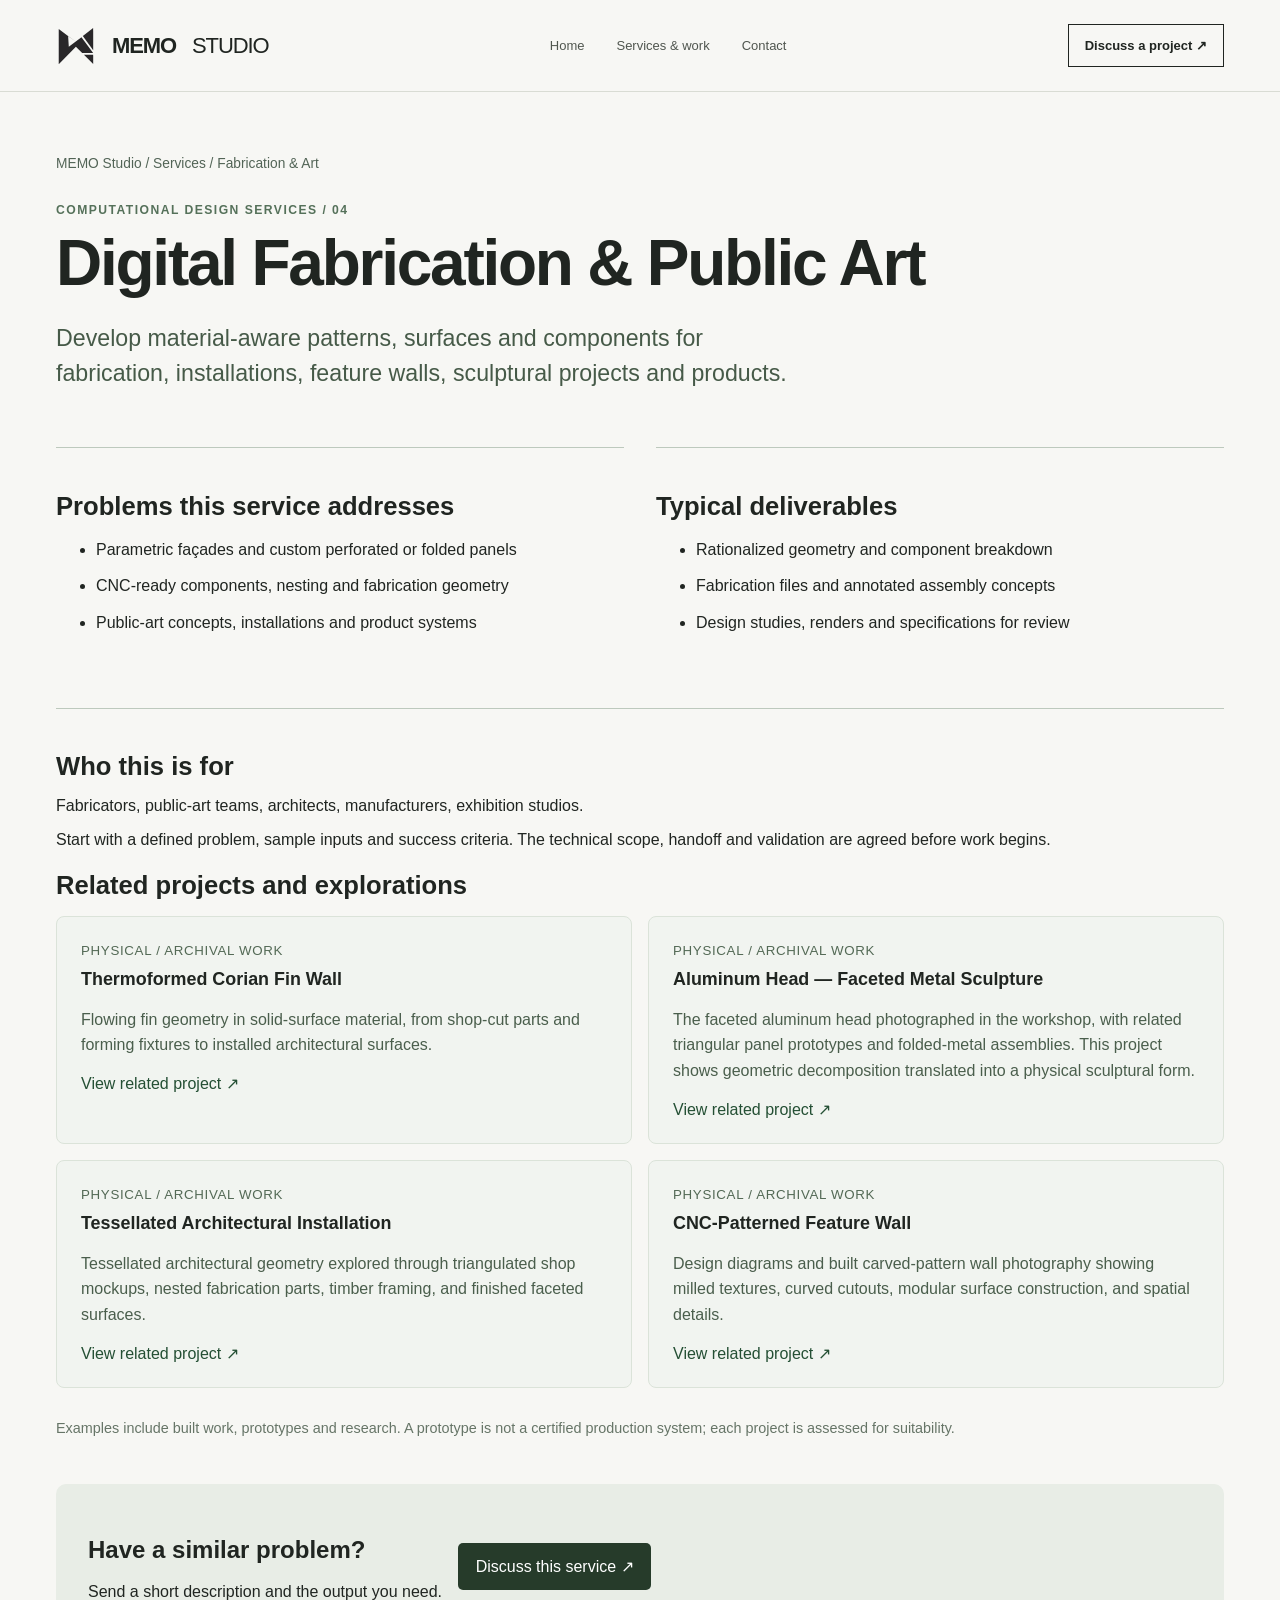
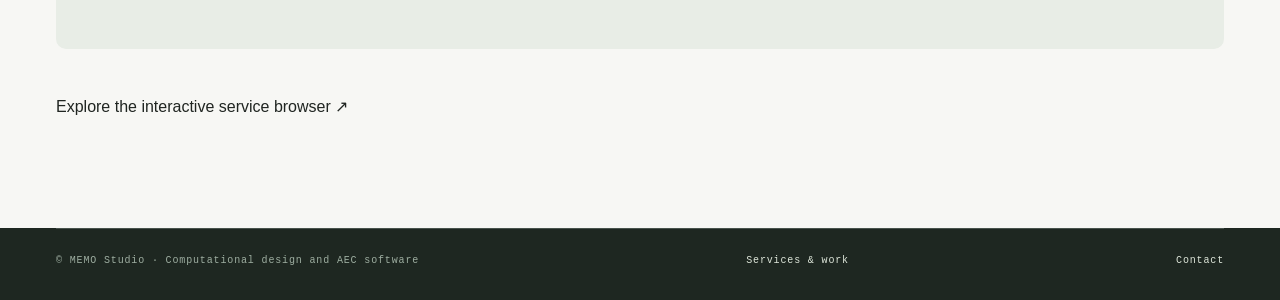
<file: services/parametric-fabrication.html>
<!doctype html>
<html lang="en">
<head>
<meta charset="utf-8">
<meta name="viewport" content="width=device-width, initial-scale=1">
<meta name="theme-color" content="#f7f7f4">
<link rel="canonical" href="https://memortal.github.io/MEMO-STUDIO-/services/parametric-fabrication.html">
<meta name="description" content="Develop material-aware patterns, surfaces and components for fabrication, installations, feature walls, sculptural projects and products.">
<meta property="og:type" content="article">
<meta property="og:title" content="Digital Fabrication &amp; Public Art | MEMO Studio">
<meta property="og:description" content="Develop material-aware patterns, surfaces and components for fabrication, installations, feature walls, sculptural projects and products.">
<meta property="og:url" content="https://memortal.github.io/MEMO-STUDIO-/services/parametric-fabrication.html">
<meta name="twitter:card" content="summary">
<meta name="twitter:title" content="Digital Fabrication &amp; Public Art | MEMO Studio">
<meta name="twitter:description" content="Develop material-aware patterns, surfaces and components for fabrication, installations, feature walls, sculptural projects and products.">
<title>Digital Fabrication &amp; Public Art | MEMO Studio</title>
<link rel="icon" href="../favicon.svg" type="image/svg+xml">
<link rel="stylesheet" href="../styles.css">
<link rel="stylesheet" href="../discover.css">
<script type="application/ld+json">
{"@context":"https://schema.org","@type":"Service","name":"Digital Fabrication & Public Art","description":"Develop material-aware patterns, surfaces and components for fabrication, installations, feature walls, sculptural projects and products.","url":"https://memortal.github.io/MEMO-STUDIO-/services/parametric-fabrication.html","provider":{"@id":"https://memortal.github.io/MEMO-STUDIO-/#studio"},"serviceType":"Fabrication & Art"}
</script>
</head>
<body>
<a class="skip" href="#content">Skip to content</a>
<header class="site-header" id="top"><div class="header-inner shell"><a class="brand" href="../index.html" aria-label="MEMO Studio home"><img class="brand-logo" src="../memo-logo.svg" alt="" width="40" height="40">MEMO<span class="brand-light"> STUDIO</span></a><nav class="desktop-nav" aria-label="Primary navigation"><a href="../index.html">Home</a><a href="../services.html">Services &amp; work</a><a href="../index.html#contact">Contact</a></nav><a class="header-contact" href="mailto:alireza.memaryan@gmail.com?subject=MEMO%20Studio%20project%20inquiry">Discuss a project ↗</a></div></header>
<main id="content" class="detail-page shell"><div class="detail-breadcrumb"><a href="../index.html">MEMO Studio</a> / <a href="../services.html">Services</a> / Fabrication &amp; Art</div>
<p class="detail-eyebrow">Computational design services / 04</p>
<h1 class="detail-heading">Digital Fabrication &amp; Public Art</h1>
<p class="detail-lead">Develop material-aware patterns, surfaces and components for fabrication, installations, feature walls, sculptural projects and products.</p>
<section class="detail-cols" aria-label="Service scope">
<div class="detail-panel"><h2>Problems this service addresses</h2><ul><li>Parametric façades and custom perforated or folded panels</li><li>CNC-ready components, nesting and fabrication geometry</li><li>Public-art concepts, installations and product systems</li></ul></div>
<div class="detail-panel"><h2>Typical deliverables</h2><ul><li>Rationalized geometry and component breakdown</li><li>Fabrication files and annotated assembly concepts</li><li>Design studies, renders and specifications for review</li></ul></div>
</section>
<section class="detail-panel"><h2>Who this is for</h2><p>Fabricators, public-art teams, architects, manufacturers, exhibition studios.</p><p>Start with a defined problem, sample inputs and success criteria. The technical scope, handoff and validation are agreed before work begins.</p></section>
<section class="detail-work"><h2>Related projects and explorations</h2><div class="detail-cards"><article class="detail-card"><small>Physical / archival work</small><h3>Thermoformed Corian Fin Wall</h3><p>Flowing fin geometry in solid-surface material, from shop-cut parts and forming fixtures to installed architectural surfaces.</p><a href="https://memortal.github.io/Portfolio-/" target="_blank" rel="noopener noreferrer">View related project ↗</a></article><article class="detail-card"><small>Physical / archival work</small><h3>Aluminum Head — Faceted Metal Sculpture</h3><p>The faceted aluminum head photographed in the workshop, with related triangular panel prototypes and folded-metal assemblies. This project shows geometric decomposition translated into a physical sculptural form.</p><a href="https://memortal.github.io/Portfolio-/" target="_blank" rel="noopener noreferrer">View related project ↗</a></article><article class="detail-card"><small>Physical / archival work</small><h3>Tessellated Architectural Installation</h3><p>Tessellated architectural geometry explored through triangulated shop mockups, nested fabrication parts, timber framing, and finished faceted surfaces.</p><a href="https://memortal.github.io/Portfolio-/" target="_blank" rel="noopener noreferrer">View related project ↗</a></article><article class="detail-card"><small>Physical / archival work</small><h3>CNC-Patterned Feature Wall</h3><p>Design diagrams and built carved-pattern wall photography showing milled textures, curved cutouts, modular surface construction, and spatial details.</p><a href="https://memortal.github.io/Portfolio-/" target="_blank" rel="noopener noreferrer">View related project ↗</a></article></div><p class="detail-disclaimer">Examples include built work, prototypes and research. A prototype is not a certified production system; each project is assessed for suitability.</p></section>
<div class="detail-cta"><div><h2>Have a similar problem?</h2><p>Send a short description and the output you need.</p></div><a href="mailto:alireza.memaryan@gmail.com?subject=Digital%20Fabrication%20%26%20Public%20Art%20project%20inquiry">Discuss this service ↗</a></div>
<p><a href="../services.html#fabrication">Explore the interactive service browser ↗</a></p></main>
<footer class="footer"><div class="shell"><div class="footer-bottom"><span>© MEMO Studio · Computational design and AEC software</span><a href="../services.html">Services &amp; work</a><a href="../index.html#contact">Contact</a></div></div></footer>
</body>
</html>
</file>
<file: styles.css>
:root{--paper:#f7f7f4;--white:#ffffff;--ink:#202521;--sub:#555e56;--muted:#858a82;--line:#d9dcd4;--accent:#e66c52;--accent-dark:#d6553c;--dark:#1e2823;--radius:3px;--shell:1440px}
*{box-sizing:border-box}html{scroll-behavior:smooth}body{margin:0;background:var(--paper);color:var(--ink);font-family:Inter,"Helvetica Neue",Arial,sans-serif;-webkit-font-smoothing:antialiased}button,input{font:inherit}a{color:inherit;text-decoration:none}button{cursor:pointer}a:focus-visible,button:focus-visible,input:focus-visible{outline:3px solid var(--accent);outline-offset:4px}img,svg{display:block;max-width:100%}.shell{width:min(var(--shell),calc(100% - 112px));margin-inline:auto}.skip{position:absolute;left:12px;top:-100px;background:var(--ink);color:white;padding:12px;z-index:200}.skip:focus{top:12px}.section-pad{padding-block:125px}.muted{color:var(--muted)}.eyebrow,.section-index,.service-id,.media-label,.visual-top,.visual-corner,.lab-diagram-title,.lab-diagram-bottom,.contact-side,.project-meta,.research-strips span,.steps>div>span,.approach-note>span,.footer-bottom,.outcome-number{font-family:"SFMono-Regular",Consolas,Monaco,monospace;font-size:11px;letter-spacing:.085em;line-height:1.5}.section-index{display:flex;align-items:center;gap:25px;color:var(--sub);margin-bottom:38px;text-transform:uppercase}.section-index .rule{height:1px;background:var(--line);flex:1}.display-h2{font-size:clamp(44px,5.2vw,78px);font-weight:540;line-height:1.06;letter-spacing:-.066em;margin:0;max-width:1000px}.section-heading{display:flex;justify-content:space-between;align-items:end;gap:60px;margin-bottom:55px}.section-heading h2{max-width:930px}.section-heading>p{width:260px;flex-shrink:0;font-size:15px;line-height:1.7;color:var(--sub);margin:0 0 5px}.site-header{position:relative;z-index:10;background:rgba(247,247,244,.96);border-bottom:1px solid var(--line)}.header-inner{height:91px;display:flex;align-items:center;justify-content:space-between;gap:28px}.brand{display:inline-flex;align-items:center;gap:16px;white-space:nowrap;font-weight:800;letter-spacing:-.05em;font-size:22px}.brand-light{font-weight:420}.brand-symbol{width:31px;height:31px;display:grid;grid-template-columns:1fr 1fr;gap:3px;transform:rotate(-12deg)}.brand-symbol i{background:var(--ink);border-radius:1px}.brand-symbol i:nth-child(2){background:var(--accent)}.brand-symbol i:nth-child(3){opacity:.38}.desktop-nav{display:flex;gap:32px;align-items:center;font-size:13px;color:#50564f}.desktop-nav a,.footer-links a{transition:color .15s}.desktop-nav a:hover,.footer-links a:hover{color:var(--accent-dark)}.header-contact{border:1px solid var(--ink);padding:13px 16px;font-size:13px;font-weight:650;white-space:nowrap;transition:background .2s,color .2s}.header-contact span{margin-left:22px}.header-contact:hover{background:var(--ink);color:var(--white)}.mobile-menu,.mobile-nav{display:none}
.hero{min-height:688px;display:grid;grid-template-columns:minmax(0,1.08fr) minmax(390px,.92fr);gap:70px;align-items:stretch;padding-top:48px;padding-bottom:48px}.hero-copy{display:flex;flex-direction:column;padding-top:62px}.eyebrow{margin:0;color:var(--sub)}.status-dot{width:7px;height:7px;display:inline-block;background:var(--accent);border-radius:50%;margin-right:9px;vertical-align:1px}.hero h1{font-size:clamp(60px,6.5vw,103px);max-width:850px;line-height:1.02;letter-spacing:-.082em;font-weight:530;margin:43px 0 27px}.hero h1 em,.contact-section h2 em{font-style:normal;color:var(--accent)}.hero-lead{max-width:575px;font-size:clamp(16px,1.55vw,21px);line-height:1.62;color:var(--sub);margin:0}.hero-actions{display:flex;align-items:center;gap:34px;margin-top:44px}.btn{display:inline-flex;justify-content:space-between;gap:24px;align-items:center;padding:17px 21px;font-weight:620;font-size:13px;transition:background .18s,transform .18s}.btn:hover{transform:translateY(-2px)}.btn-dark{background:var(--ink);color:white;min-width:205px}.btn-dark:hover{background:var(--accent-dark)}.text-link,.underlined{border-bottom:1px solid var(--ink);padding-bottom:5px;font-size:13px;font-weight:620}.text-link span{margin-left:14px}.hero-footnote{display:flex;justify-content:space-between;gap:15px;margin-top:auto;padding-top:50px;border-top:1px solid var(--line);font-family:monospace;font-size:10px;text-transform:uppercase;letter-spacing:.04em;color:#81877f}.hero-visual{position:relative;min-height:605px;overflow:hidden;background:#e9ede6;border:1px solid #dce2d9;display:flex;flex-direction:column}.hero-visual:before{content:"";position:absolute;inset:0;background-image:linear-gradient(rgba(76,94,81,.07) 1px,transparent 1px),linear-gradient(90deg,rgba(76,94,81,.07) 1px,transparent 1px);background-size:44px 44px;pointer-events:none}.visual-top{display:flex;justify-content:space-between;position:relative;z-index:1;padding:23px 26px;color:#566157;font-size:10px}.live-indicator{display:inline-flex;align-items:center;gap:8px}.live-indicator span{height:6px;width:6px;background:var(--accent);border-radius:50%}#systemDrawing{width:100%;min-height:0;max-height:430px;flex:1;position:relative;z-index:1;overflow:visible}.visual-controls{position:relative;z-index:1;background:rgba(247,247,244,.91);border:1px solid #ccd2c9;margin:0 26px 44px;padding:17px 18px 12px}.visual-controls>div{display:flex;justify-content:space-between;align-items:center;font-family:monospace;font-size:11px;letter-spacing:.025em}.visual-controls input{display:block;width:100%;height:4px;accent-color:var(--accent-dark);margin:17px 0 9px}.visual-controls p{margin:0;font-size:10px;color:#6f7770}.visual-corner{position:absolute;bottom:15px;left:26px;color:#7e877e;font-size:9px;letter-spacing:.04em}
.ticker-border{border-top:1px solid var(--line);border-bottom:1px solid var(--line)}.ticker{display:flex;gap:35px;align-items:center;min-height:62px;font-family:monospace;font-size:11px;letter-spacing:.08em}.ticker-x{color:var(--accent);font-size:16px}.ticker-right{margin-left:auto;color:var(--muted)}
.intro-grid{display:grid;grid-template-columns:1.9fr 1fr;gap:12%;align-items:end}.intro-grid h2{max-width:890px}.intro-aside p{font-size:18px;color:var(--sub);line-height:1.7;margin:0 0 25px}.outcomes{display:grid;grid-template-columns:repeat(3,1fr);gap:28px;margin-top:88px}.outcomes>div{border-top:1px solid var(--ink);padding-top:19px}.outcome-number{color:var(--accent-dark)}.outcomes h3{font-size:21px;letter-spacing:-.035em;margin:26px 0 8px;font-weight:580}.outcomes p{font-size:14px;color:var(--sub);line-height:1.7;max-width:315px;margin:0}
.services-section{background:#f0f1ed;border-block:1px solid var(--line)}.services-grid{display:grid;grid-template-columns:repeat(3,minmax(0,1fr));border-top:1px solid var(--line);border-left:1px solid var(--line)}.service-card{min-height:410px;padding:30px 30px 27px;border-right:1px solid var(--line);border-bottom:1px solid var(--line);display:flex;flex-direction:column;background:transparent;transition:background .2s}.service-card:hover{background:#fcfcfa}.service-id{color:#687267}.service-icon{height:94px;width:94px;display:flex;align-items:center;margin:23px 0 16px;color:var(--accent-dark)}.service-icon svg{width:75px;height:75px;stroke:currentColor;stroke-width:1.5;fill:none;stroke-linecap:square}.service-card h3{font-size:24px;line-height:1.2;letter-spacing:-.045em;font-weight:580;margin:0 0 12px}.service-card p{font-size:14px;line-height:1.64;color:var(--sub);margin:0 0 17px;max-width:330px}.service-card ul{list-style:none;padding:0;margin:0 0 24px}.service-card li{font-size:12px;line-height:1.6;padding:5px 0 5px 14px;position:relative;color:#687067}.service-card li:before{content:"+";position:absolute;left:0;color:var(--accent-dark)}.service-cta{border-top:1px solid var(--line);padding-top:15px;margin-top:auto;font-size:12px;font-weight:650;display:flex;justify-content:space-between}.service-card:hover .service-cta{color:var(--accent-dark)}.services-note{margin:31px 0 0;color:var(--sub);font-size:14px;line-height:1.6}.services-note a{text-decoration:underline;text-underline-offset:4px}
.work-heading h2{max-width:940px}.filter-bar{display:flex;gap:9px;margin-bottom:28px}.filter{border:1px solid var(--line);padding:11px 17px;background:transparent;color:#687167;font-size:12px;transition:.15s}.filter:hover,.filter.active{color:white;background:var(--ink);border-color:var(--ink)}.filter span{margin-left:12px;font-family:monospace;font-size:10px;color:#939d93}.project-grid{display:grid;grid-template-columns:repeat(2,minmax(0,1fr));column-gap:34px;row-gap:60px}.project-card[hidden]{display:none}.project-media{height:360px;position:relative;overflow:hidden;background:#e8ebe5;display:block}.project-media svg{height:100%;width:100%;object-fit:cover;transition:transform .4s}.project-media:hover svg,.project-media:hover img{transform:scale(1.035)}.project-media img{width:100%;height:100%;object-fit:cover;transition:transform .4s}.project-media:after{content:"";position:absolute;inset:0;background:linear-gradient(0deg,rgba(0,0,0,.25),transparent 35%);pointer-events:none}.media-label,.media-open{position:absolute;z-index:2;font-family:monospace;color:#233027;font-size:10px;font-weight:650;letter-spacing:.05em;background:rgba(249,250,245,.92);padding:9px 10px}.media-label{left:17px;top:17px}.media-open{right:17px;bottom:17px}.media-photo .media-open,.media-photo .media-label{background:rgba(249,250,245,.94)}.media-superblock{background:#e3e9df}.media-superblock .diagram-grid{position:absolute;inset:0;background-image:linear-gradient(#cad4ca 1px,transparent 1px),linear-gradient(90deg,#cad4ca 1px,transparent 1px);background-size:38px 38px;opacity:.45}.media-tower{background:#eef0eb}.media-penta{background:#e4ece2}.project-meta{display:flex;justify-content:space-between;gap:15px;padding-top:19px;color:var(--muted);font-size:10px;text-transform:uppercase}.project-card h3{font-size:clamp(23px,2.4vw,34px);margin:15px 0 8px;font-weight:550;letter-spacing:-.055em}.project-card p{color:var(--sub);margin:0;font-size:14px;line-height:1.68;max-width:600px}.work-footer{display:flex;justify-content:space-between;gap:50px;margin-top:70px;padding-top:22px;border-top:1px solid var(--line);font-size:13px;color:var(--sub)}.work-footer p{margin:0;line-height:1.6;max-width:480px}.work-footer a{text-decoration:underline;text-underline-offset:4px}
.lab-section{background:#222e28;color:#f0f1eb}.lab-section .section-index{color:#a5ada5}.lab-section .rule{background:#566258}.lab-grid{display:grid;grid-template-columns:1fr 1fr;gap:7%;align-items:center}.lab-copy h2{max-width:720px}.lab-copy .muted{color:#88988c}.lab-copy .eyebrow{color:#c4cfc6;margin-bottom:27px}.lab-lead{font-size:20px;line-height:1.62;max-width:590px;margin:30px 0 15px;color:#edf3eb}.lab-copy>p:not(.eyebrow):not(.lab-lead){font-size:14px;line-height:1.75;color:#aebcaf;max-width:530px}.research-status{margin-top:42px;display:flex;gap:17px;border-top:1px solid #4d5e51;padding-top:22px}.research-pulse{background:var(--accent);border-radius:50%;width:8px;height:8px;flex:none;margin-top:7px}.research-status strong{display:block;font-size:14px;font-weight:620;margin-bottom:9px}.research-status small{display:block;color:#adbdb0;max-width:490px;line-height:1.6;font-size:12px}.lab-diagram{min-height:460px;background:#e3e8df;color:#223027;padding:19px;display:flex;flex-direction:column}.lab-diagram-title,.lab-diagram-bottom{display:flex;justify-content:space-between;color:#576758}.lab-diagram svg{width:100%;flex:1;max-height:420px}.research-strips{display:grid;grid-template-columns:repeat(3,1fr);gap:23px;margin-top:90px;border-top:1px solid #546156;padding-top:25px}.research-strips>div{display:flex;flex-direction:column;gap:10px}.research-strips span{color:var(--accent)}.research-strips strong{font-size:15px;font-weight:550;line-height:1.4}.research-strips small{font-size:12px;line-height:1.65;color:#abbcaf}
.steps{display:grid;grid-template-columns:repeat(4,1fr);gap:25px}.steps>div{border-top:1px solid var(--ink);padding-top:19px}.steps>div>span{color:var(--accent-dark)}.steps h3{font-size:20px;letter-spacing:-.036em;font-weight:580;margin:46px 0 10px}.steps p{font-size:13px;color:var(--sub);line-height:1.67;max-width:240px;margin:0}.approach-note{margin-top:65px;background:#ebeee8;padding:26px 29px;display:flex;align-items:center;justify-content:space-between;gap:50px}.approach-note>span{color:var(--accent-dark);min-width:160px}.approach-note p{max-width:850px;color:var(--sub);font-size:14px;line-height:1.7;margin:0}.approach-note strong{color:var(--ink)}
.contact-section{background:#e0e6db;border-top:1px solid #c9d0c6}.contact-inner{min-height:440px;padding-block:85px;display:grid;grid-template-columns:1.5fr .5fr;gap:40px}.contact-inner .eyebrow{color:#526456}.contact-section h2{font-size:clamp(60px,6.8vw,103px);line-height:1.04;font-weight:550;letter-spacing:-.075em;max-width:1040px;margin:33px 0 22px}.contact-section p:not(.eyebrow){max-width:585px;font-size:17px;line-height:1.65;color:#526157}.contact-email{display:inline-flex;align-items:center;gap:20px;border-bottom:2px solid var(--ink);padding:11px 0 9px;font-size:clamp(16px,2.4vw,25px);font-weight:570;letter-spacing:-.035em;margin-top:20px}.contact-email:hover{color:var(--accent-dark)}.contact-side{display:flex;flex-direction:column;align-items:flex-end;justify-content:space-between;color:#6e7e6e;text-align:right}.contact-asterisk{font-size:130px;line-height:.9;color:var(--accent);font-family:Arial}
.footer{background:#1e2721;color:#ebf0e9}.footer-top{padding:42px 0 65px;display:flex;justify-content:space-between;align-items:start;gap:40px}.footer-brand{font-weight:750;font-size:35px;letter-spacing:-.07em}.footer-brand span{font-size:10px;vertical-align:top;letter-spacing:0;margin-left:5px}.footer-links{display:flex;gap:25px;align-items:center;font-size:13px;color:#c1cabe}.footer-bottom{border-top:1px solid #48534c;padding:24px 0 32px;display:flex;justify-content:space-between;gap:20px;color:#9eaea1;font-size:10px}.footer-bottom a{color:#dee6da}
@media(min-width:1700px){.hero{min-height:740px}.hero-visual{min-height:640px}}
@media(max-width:1200px){.shell{width:calc(100% - 72px)}.hero{gap:30px;grid-template-columns:minmax(0,1.08fr) minmax(330px,.92fr)}.hero h1{font-size:clamp(58px,6.3vw,84px)}.desktop-nav{gap:18px}.service-card{padding:24px}.service-card h3{font-size:21px}}
@media(max-width:900px){.shell{width:calc(100% - 52px)}.section-pad{padding-block:88px}.desktop-nav,.header-contact{display:none}.mobile-menu{display:flex;flex-direction:column;justify-content:center;gap:6px;width:40px;height:40px;background:transparent;border:0}.mobile-menu span{width:25px;height:2px;background:var(--ink);display:block}.mobile-nav:not([hidden]){display:flex;flex-direction:column;padding:18px 26px 25px;border-top:1px solid var(--line);gap:19px;font-size:17px}.hero{grid-template-columns:1fr;gap:30px;padding-top:36px}.hero-copy{padding-top:25px}.hero h1{font-size:clamp(65px,9vw,90px);max-width:730px}.hero-visual{min-height:500px}.hero-footnote{margin-top:45px}.section-heading{align-items:start;flex-direction:column;gap:25px}.section-heading>p{width:auto;max-width:480px}.services-grid{grid-template-columns:repeat(2,1fr)}.intro-grid{grid-template-columns:1fr;gap:25px}.intro-aside{max-width:550px}.lab-grid{grid-template-columns:1fr;gap:50px}.lab-diagram{max-width:650px}.research-strips{margin-top:60px}.steps{grid-template-columns:repeat(2,1fr);row-gap:45px}.contact-inner{grid-template-columns:1fr}.contact-side{display:none}}
@media(max-width:630px){.shell{width:calc(100% - 34px)}.header-inner{height:72px}.brand{font-size:20px}.section-pad{padding-block:68px}.section-index{gap:12px;margin-bottom:28px;font-size:10px}.section-index>span:last-child:not(.rule){display:none}.display-h2{font-size:clamp(41px,10vw,60px)}.hero{padding-top:12px;padding-bottom:22px}.hero-copy{padding-top:22px}.hero h1{font-size:clamp(52px,12.5vw,79px);margin:25px 0 20px}.hero-lead{font-size:16px}.hero-actions{margin-top:28px;gap:16px;flex-wrap:wrap}.hero-footnote{display:none}.hero-visual{min-height:400px}.visual-top{padding:15px;font-size:9px}.visual-controls{margin:0 13px 33px;padding:12px}.visual-corner{left:13px;bottom:9px;font-size:8px}.ticker{gap:13px;min-height:55px;font-size:9px;flex-wrap:wrap}.ticker-right{display:none}.intro-aside p{font-size:16px}.outcomes{grid-template-columns:1fr;gap:28px;margin-top:50px}.outcomes h3{margin:15px 0 7px}.services-grid{grid-template-columns:1fr}.service-card{min-height:330px}.service-icon{height:65px;margin:12px 0}.service-icon svg{width:56px;height:56px}.project-grid{grid-template-columns:1fr;row-gap:37px}.project-media{height:275px}.filter-bar{flex-wrap:wrap}.filter{font-size:11px;padding:10px 12px}.project-meta{font-size:9px}.work-footer{flex-direction:column;gap:15px;margin-top:45px}.lab-lead{font-size:17px}.lab-diagram{min-height:310px;padding:12px}.research-strips{grid-template-columns:1fr;gap:30px}.steps{grid-template-columns:1fr}.steps h3{margin-top:23px}.approach-note{display:block;padding:22px}.approach-note p{margin-top:16px}.contact-inner{min-height:0;padding-block:75px}.contact-section h2{font-size:clamp(50px,12vw,75px)}.contact-section p:not(.eyebrow){font-size:16px}.contact-email{font-size:17px;gap:8px;overflow-wrap:anywhere}.footer-top{flex-direction:column;gap:24px;padding-bottom:35px}.footer-links{flex-wrap:wrap;gap:14px}.footer-bottom{flex-direction:column;gap:10px}}
@media(prefers-reduced-motion:reduce){html{scroll-behavior:auto}*,*:before,*:after{transition:none!important;animation:none!important}}

/* Public research atlas teaser: depth without cluttering the service homepage */
.atlas-teaser-section{background:#e7ebe4;border-block:1px solid #d1d9d0}
.atlas-teaser-heading{display:flex;align-items:end;justify-content:space-between;gap:55px;margin-bottom:52px}
.atlas-teaser-heading .eyebrow{color:#6d806f;margin-bottom:23px}
.atlas-teaser-heading h2{max-width:880px}
.atlas-teaser-heading p:not(.eyebrow){max-width:700px;font-size:16px;line-height:1.7;color:#617065;margin:23px 0 0}
.atlas-teaser-heading .btn{flex:none;white-space:nowrap}
.atlas-source-preview{display:grid;grid-template-columns:repeat(4,minmax(0,1fr));border-left:1px solid #c9d3c8;border-top:1px solid #c9d3c8}
.atlas-source-preview>a{border-right:1px solid #c9d3c8;border-bottom:1px solid #c9d3c8;min-height:240px;padding:22px;display:flex;flex-direction:column;gap:17px;transition:background .2s}
.atlas-source-preview>a:hover{background:#f5f8f2}
.atlas-preview-index{font:10px/1.4 monospace;color:#c95f4b;letter-spacing:.04em}
.atlas-source-preview strong{font-size:clamp(47px,5vw,80px);line-height:1;letter-spacing:-.07em;font-weight:530}
.atlas-source-preview>a>span:not(.atlas-preview-index){font-size:13px;color:#617065;line-height:1.6;max-width:230px}
.atlas-source-preview b{font-size:12px;font-weight:650;margin-top:auto}
.atlas-teaser-footnote{font-size:12px;line-height:1.7;color:#829182;max-width:850px;margin:24px 0 0}
@media(max-width:1100px){.atlas-source-preview{grid-template-columns:repeat(2,minmax(0,1fr))}.atlas-teaser-heading{align-items:start;flex-direction:column;gap:24px}}
@media(max-width:560px){.atlas-source-preview{grid-template-columns:1fr}.atlas-source-preview>a{min-height:175px}.atlas-source-preview strong{font-size:61px}.atlas-teaser-heading{margin-bottom:34px}}

/* High-visibility launch strip for the newly published Research Atlas */
.atlas-launch-strip{display:block;background:#dfe7da;color:#2f3e33;border-bottom:1px solid #c3d0bf;transition:background .2s}
.atlas-launch-strip:hover{background:#d0dfcb}
.atlas-launch-inner{display:flex;align-items:center;gap:25px;min-height:54px;font-size:12px;line-height:1.4}
.atlas-launch-inner strong{font-family:monospace;font-size:11px;letter-spacing:.03em;white-space:nowrap}
.atlas-launch-inner>span{color:#57695a}
.atlas-launch-inner b{margin-left:auto;font-size:12px;font-weight:700;white-space:nowrap}
@media(max-width:850px){.atlas-launch-inner{flex-wrap:wrap;padding-block:11px;gap:8px 18px}.atlas-launch-inner>span{flex:1 1 100%;order:2}.atlas-launch-inner b{margin-left:auto}}
@media(max-width:560px){.atlas-launch-inner{font-size:11px}.atlas-launch-inner strong{font-size:10px}.atlas-launch-inner b{font-size:11px}}

/* Service-first navigation and clear path from capabilities to proof */
.service-explore{display:flex;justify-content:space-between;gap:12px;align-items:center;margin-top:auto;margin-bottom:13px;padding-top:14px;border-top:1px solid #d5dfd2;font-size:12px;line-height:1.5;font-weight:700;color:#314d39}
.service-explore:hover{color:#d65d44}
.service-card .service-explore + .service-cta{margin-top:0;border-top:0;padding-top:0;font-size:11px;color:#6b7b6e}
.service-preview-list{grid-template-columns:repeat(3,minmax(0,1fr))}
.service-preview-list a>strong{font-size:clamp(43px,4.2vw,66px);line-height:1.05;letter-spacing:-.065em}
.service-preview-list a{min-height:228px}
.service-preview-list a>b{color:#2b4733}
@media(max-width:850px){.service-preview-list{grid-template-columns:repeat(2,minmax(0,1fr))}}
@media(max-width:560px){.service-preview-list{grid-template-columns:1fr}.service-preview-list a{min-height:170px}}

/* MEMO MASSING LAB — richer design-exploration interface */
.massing-lab{display:block;min-height:0;height:auto;overflow:hidden;background:#e8eee7;border:1px solid #d1dbcf}
.massing-lab:before{background-size:36px 36px;opacity:.55;pointer-events:none}
.massing-lab .visual-top{padding:18px 20px 12px;position:relative;z-index:1;color:#586d5e}
.massing-lab .model-stage{height:340px;position:relative;z-index:1;overflow:hidden}
.massing-lab #systemDrawing{width:100%;height:100%;min-height:0;max-height:none;display:block;overflow:hidden;flex:none}
.model-stage-corner{font:9px/1.5 monospace;letter-spacing:.045em;position:absolute;left:20px;bottom:8px;color:#839588}
.proposal-interface{position:relative;z-index:1;background:#f9faf7;border-top:1px solid #d2ded0;padding:20px 20px 13px}
.proposal-heading{display:flex;justify-content:space-between;gap:15px}
.proposal-kicker{font:10px/1.3 monospace;letter-spacing:.08em;color:#b66b56;margin:0 0 8px}
.proposal-kicker span{color:#576e5d}
.proposal-heading h2{font-size:clamp(21px,2.15vw,31px);line-height:1.1;letter-spacing:-.055em;font-weight:575;margin:0 0 7px;color:#25392c}
.proposal-heading p:not(.proposal-kicker){font-size:11px;line-height:1.6;color:#7a897b;margin:0;max-width:390px}
.proposal-signature{color:#c9d7c8;font:75px/.72 monospace;align-self:start}
.proposal-navigation{display:flex;align-items:center;gap:12px;margin:20px 0 17px}
.proposal-navigation .nav-arrow{background:#e9f0e8;color:#324a37;border:1px solid #cfddce;width:33px;height:33px;flex:0 0 33px;font-size:25px;line-height:1;display:grid;place-items:center;padding:0}
.proposal-navigation .nav-arrow:hover{background:#d5e5d3}
.proposal-range{flex:1;min-width:0;display:block}
.proposal-range input{width:100%;display:block;margin:0;accent-color:#dc6a50;cursor:pointer}
.proposal-attributes{display:grid;grid-template-columns:repeat(2,minmax(0,1fr));gap:1px;background:#d7e1d4;border:1px solid #d7e1d4}
.proposal-attributes>div{background:#f5f8f3;padding:12px 11px;min-width:0;display:flex;flex-direction:column;gap:5px}
.proposal-attributes span,.proposal-metrics span{font:9px/1.35 monospace;letter-spacing:.06em;color:#909e90}
.proposal-attributes strong{font-size:11px;line-height:1.38;font-weight:630;color:#344a39;overflow-wrap:anywhere}
.proposal-metrics{display:grid;grid-template-columns:1.9fr 1fr .8fr;border-bottom:1px solid #dce3d9;padding:15px 0;gap:8px}
.proposal-metrics>div{display:flex;flex-direction:column;gap:6px;min-width:0}
.proposal-metrics>div:not(:last-child){border-right:1px solid #d9e1d6;padding-right:7px}
.proposal-metrics strong{font-size:10px;font-weight:650;color:#3d5743;line-height:1.35;overflow-wrap:anywhere}
.proposal-actions{display:flex;gap:8px;align-items:center;margin-top:14px;flex-wrap:wrap}
.action-button{flex:1;min-width:0;min-height:37px;background:transparent;border:1px solid #bfcdbd;color:#465e4c;padding:10px 12px;display:flex;align-items:center;justify-content:space-between;gap:6px;font-size:10px;font-weight:700;text-align:left;line-height:1.2}
.action-button:hover{background:#e1ebdf}
.action-primary{background:#26392b;color:#f9fcf7;border-color:#26392b}
.action-primary:hover{background:#46684b}
.design-tuner{border-top:1px solid #dbe4d9;margin-top:15px;padding-top:13px}
.design-tuner summary{list-style:none;cursor:pointer;display:flex;justify-content:space-between;font-size:11px;font-weight:650;color:#4d6652;padding:0 0 6px}
.design-tuner summary::-webkit-details-marker{display:none}
.design-tuner summary span{font:18px/1 monospace;color:#c56e53}
.design-tuner[open] summary span{transform:rotate(45deg)}
.tuner-grid{display:grid;grid-template-columns:1fr;gap:13px;margin-top:16px}
.tuner-grid label{display:block;font-size:10px;color:#536a58;font-weight:600}
.tuner-grid output{float:right;color:#bd694f;font:11px/1.1 monospace}
.tuner-grid input{width:100%;display:block;margin:9px 0 1px;accent-color:#dc6a50}
.design-locks{display:flex;flex-wrap:wrap;gap:9px 13px;margin:16px 0 8px;border-top:1px solid #dbe4d9;padding-top:13px}
.design-locks label{font-size:10px;color:#5c715f;display:flex;align-items:center;gap:6px}
.design-locks input{accent-color:#da6c52;margin:0}
.comparison-panel{margin-top:17px;border:1px solid #cbd8c9;background:#eff5ed;padding:12px}
.comparison-panel[hidden]{display:none}
.comparison-title{display:flex;justify-content:space-between;align-items:center;gap:10px;margin-bottom:11px}
.comparison-title strong{font:10px/1.3 monospace;letter-spacing:.05em;color:#5c7860}
.comparison-title button{border:0;background:transparent;color:#b96851;font-size:10px;cursor:pointer;padding:0}
.comparison-grid{display:grid;grid-template-columns:1fr 1fr;gap:9px}
.comparison-grid>div{min-width:0;border:1px solid #d2dfd0;background:#e8eee6;padding:5px}
.comparison-grid p{font:8px/1.4 monospace;color:#78907a;margin:5px 4px}
.comparison-grid svg{display:block;width:100%;height:auto;aspect-ratio:1.6}
.comparison-grid span{display:block;font-size:9px;line-height:1.4;color:#506b54;padding:4px;overflow-wrap:anywhere}
.proposal-footer{display:flex;flex-direction:column;gap:5px;border-top:1px solid #dbe4d9;margin:15px 0 0;padding-top:10px;font:9px/1.45 monospace;color:#8a9a8b;letter-spacing:.025em}
.proposal-footer #renderNotice{color:#5d775f}
.massing-lab .visual-corner{position:static}
.screen-reader-only{position:absolute!important;width:1px;height:1px;clip:rect(0 0 0 0);overflow:hidden;white-space:nowrap}
.hero{align-items:center}
@media(min-width:1300px){
 .massing-lab .model-stage{height:365px}
 .massing-lab .proposal-interface{padding:23px 24px 16px}
 .massing-lab .visual-top{padding:20px 24px 14px}
}
@media(max-width:1100px){
 .hero{align-items:start}
 .massing-lab .model-stage{height:325px}
 .massing-lab .proposal-interface{padding:16px 15px}
 .proposal-attributes>div{padding:10px}
}
@media(max-width:900px){
 .hero{align-items:stretch}
 .massing-lab{max-width:760px}
 .massing-lab .model-stage{height:430px}
 .proposal-heading h2{font-size:27px}
 .proposal-attributes{grid-template-columns:repeat(4,minmax(0,1fr))}
}
@media(max-width:620px){
 .massing-lab .visual-top{padding:14px 13px 11px}
 .massing-lab .model-stage{height:280px}
 .massing-lab .proposal-interface{padding:15px 13px 12px}
 .proposal-heading h2{font-size:24px}
 .proposal-heading p:not(.proposal-kicker){font-size:10px}
 .proposal-signature{font-size:55px}
 .proposal-attributes{grid-template-columns:repeat(2,minmax(0,1fr))}
 .proposal-metrics{grid-template-columns:1.5fr 1fr .8fr}
 .proposal-metrics strong{font-size:9px}
 .proposal-metrics span{font-size:8px}
 .action-button{font-size:10px;padding:10px 9px}
 .comparison-grid svg{aspect-ratio:1.25}
}

/* Selected photographed work — no placeholder illustrations */
.photo-project-card .project-media{background:#e3e7e0}
.photo-project-card .project-media>img{display:block;width:100%;height:100%;object-fit:cover;object-position:center;filter:saturate(.9);transition:transform .4s ease,filter .4s ease}
.photo-project-card .project-media:hover>img{transform:scale(1.035);filter:saturate(1)}
.photo-project-card .project-media:after{background:linear-gradient(180deg,rgba(18,27,19,.17) 0%,transparent 24%,transparent 70%,rgba(18,27,19,.2) 100%)}
.photo-project-media{overflow:hidden}
.photo-project-card .project-meta{font-size:10px}
.photo-project-card h3{font-size:clamp(24px,2.4vw,36px);margin:17px 0 10px}
.photo-project-card>p{max-width:630px;min-height:47px}
.photo-project-actions{display:flex;align-items:flex-start;justify-content:space-between;gap:18px;margin-top:18px;padding-top:15px;border-top:1px solid #d7ddd4;flex-wrap:wrap}
.photo-details{flex:1;min-width:150px}
.photo-details summary{display:flex;align-items:center;gap:10px;cursor:pointer;list-style:none;color:#314936;font-size:13px;line-height:1.5;font-weight:650}
.photo-details summary::-webkit-details-marker{display:none}
.photo-details summary span{color:#d5644b;font-size:18px;font-weight:400}
.photo-details[open] summary span{transform:rotate(45deg)}
.photo-detail-inner{padding-top:14px}
.photo-thumbnail-grid{display:grid;grid-template-columns:repeat(4,minmax(0,1fr));gap:6px}
.photo-thumbnail-grid a{display:block;aspect-ratio:1.12;background:#e3eae1;overflow:hidden;border:1px solid #d4dcd2}
.photo-thumbnail-grid img{width:100%;height:100%;object-fit:cover;transition:transform .2s ease;display:block}
.photo-thumbnail-grid a:hover img{transform:scale(1.06)}
.photo-credit{min-height:0!important;font-size:11px!important;color:#849085!important;margin-top:12px!important}
.photo-project-archive-link{flex-shrink:0;font-size:12px;font-weight:600;color:#647767;border-bottom:1px solid #9faf9f;padding-bottom:4px}
.photo-project-archive-link:hover{color:#d5644b;border-color:#d5644b}
.photo-project-card .media-label,.photo-project-card .media-open{font-family:monospace;font-size:10px;letter-spacing:.045em}
.photo-project-card .project-media{height:390px}
.photo-project-card .project-media img{min-height:0}
@media(max-width:1100px){.photo-project-card .project-media{height:315px}.photo-project-card .project-meta{font-size:9px}}
@media(max-width:630px){.photo-project-card .project-media{height:290px}.photo-project-actions{gap:15px}.photo-project-archive-link{font-size:11px}.photo-project-card>p{min-height:0}}
@media(prefers-reduced-motion:reduce){.photo-project-card .project-media>img,.photo-thumbnail-grid img{transition:none}}

/* Official MEMO Studio mark — vectorized from the supplied logo artwork */
.brand-logo{display:block;flex:0 0 auto;width:40px;height:40px;object-fit:contain}
.footer-brand{display:inline-flex;align-items:center;gap:13px}
.footer-logo{width:43px;height:43px;object-fit:contain;flex:0 0 auto;filter:brightness(0) invert(1)}
@media(max-width:630px){.brand-logo{width:34px;height:34px}.footer-logo{width:38px;height:38px}}
</file>
<file: atlas.css>
.visually-hidden{position:absolute!important;width:1px;height:1px;padding:0;margin:-1px;overflow:hidden;clip:rect(0 0 0 0);white-space:nowrap;border:0}
html{scroll-padding-top:18px}
.service-hero{min-height:570px;display:grid;grid-template-columns:1.65fr .55fr;gap:11%;padding-block:94px 83px;align-items:stretch}
.service-hero-copy{padding-top:16px}
.service-hero h1{font-size:clamp(66px,8.1vw,122px);font-weight:540;letter-spacing:-.082em;line-height:.96;max-width:980px;margin:43px 0 32px}
.service-hero h1 em,.service-browser-heading h2 em,.recruiter-section h2 em{font-style:normal;color:var(--accent)}
.service-hero-copy>p:not(.eyebrow){font-size:clamp(17px,1.75vw,23px);line-height:1.58;color:#5c685f;max-width:680px;margin:0}
.service-hero .hero-actions{margin-top:38px}
.hero-side-note{border-left:1px solid #d5dcd2;display:flex;flex-direction:column;justify-content:space-between;padding:18px 0 18px 34px}
.side-note-index,.side-note-foot{font:11px/1.4 monospace;color:#7a877c;letter-spacing:.07em}
.side-note-digit{font-size:clamp(100px,12vw,183px);letter-spacing:-.09em;line-height:.86;color:#d9e0d5;display:block;font-weight:550;margin:27px 0}
.hero-side-note strong{display:block;font-size:20px;font-weight:530;letter-spacing:-.035em;line-height:1.25;max-width:230px}
.hero-side-note p{font-size:13px;line-height:1.6;color:#68766b;max-width:220px;margin:12px 0 0}
.intent-strip{border-block:1px solid #d1d9d0;background:#e9eee6;padding:24px 0 28px}
.intent-strip h2{font:11px/1.4 monospace;letter-spacing:.07em;color:#657469;margin:0 0 18px;text-transform:uppercase}
.intent-links{display:flex;flex-wrap:wrap;gap:9px}
.intent-links a{display:inline-flex;gap:16px;align-items:center;justify-content:space-between;font-size:12px;line-height:1.2;border:1px solid #c7d4c7;background:#f8faf6;padding:13px 15px;font-weight:570;transition:background .15s,color .15s}
.intent-links a:hover{background:#26332b;color:#fff;border-color:#26332b}
.intent-links a span{color:#bd664f}
.service-browser{padding:100px 0 115px;background:#f1f2ee}
.service-browser-heading{display:flex;justify-content:space-between;align-items:end;gap:55px;margin-bottom:49px}
.service-browser-heading h2{font-size:clamp(42px,6.2vw,85px);line-height:1.05;letter-spacing:-.069em;font-weight:550;max-width:900px;margin:0}
.service-browser-heading p{max-width:300px;font-size:15px;line-height:1.69;color:#6b776d;margin:0 0 7px}
.service-tabs{display:grid;grid-template-columns:repeat(3,minmax(0,1fr));border-left:1px solid #d1dbcf;border-top:1px solid #d1dbcf}
.service-tab{min-height:117px;text-align:left;display:flex;flex-direction:column;justify-content:space-between;background:#f7f9f5;border:0;border-bottom:1px solid #d1dbcf;border-right:1px solid #d1dbcf;color:#334337;padding:18px 25px;transition:background .18s,color .18s}
.service-tab>span{font:11px/1.4 monospace;color:#9ba89c;letter-spacing:.06em}
.service-tab strong{font-size:clamp(16px,1.85vw,23px);font-weight:570;line-height:1.18;letter-spacing:-.045em}
.service-tab:hover:not(.active){background:#e5ece3}
.service-tab.active{background:#243129;color:#f6f7f3}
.service-tab.active>span{color:#d76e55}
#servicePanel{outline-offset:6px}
.service-intro{display:grid;grid-template-columns:1.6fr .65fr;gap:9%;background:#e0e9df;padding:51px 50px 44px;margin-top:26px}
.service-intro-main h3{font-size:clamp(39px,4.8vw,69px);max-width:800px;line-height:1.05;letter-spacing:-.07em;font-weight:550;margin:24px 0 19px}
.service-description{max-width:730px;font-size:17px;line-height:1.7;color:#536658;margin:0}
.service-tools{font:11px/1.7 monospace;color:#7b8c7d;margin:35px 0 0;text-transform:uppercase}
.service-intro-aside{border-left:1px solid #bfcfbd;padding-left:26px;align-self:stretch;display:flex;flex-direction:column;justify-content:center}
.service-intro-aside>span{font:10px/1.6 monospace;letter-spacing:.08em;color:#55705b}
.service-intro-aside p{font-size:17px;line-height:1.55;letter-spacing:-.025em;font-weight:540;margin:20px 0 27px;color:#304a35}
.service-ask{font-size:13px;font-weight:650;border-bottom:1px solid #304a35;padding-bottom:7px;align-self:flex-start}
.service-ask:hover{color:#d65c43}
.service-offer-grid{display:grid;grid-template-columns:repeat(3,minmax(0,1fr));gap:0;border-left:1px solid #d4dbd2;margin-bottom:100px}
.offer-panel{border-right:1px solid #d4dbd2;border-bottom:1px solid #d4dbd2;min-height:240px;padding:29px 28px}
.offer-panel h4{font-size:21px;letter-spacing:-.045em;font-weight:560;margin:0 0 23px}
.offer-panel p{font-size:14px;color:#66736a;line-height:1.75;margin:0}
.offer-panel ul{list-style:none;margin:0;padding:0}
.offer-panel li{font-size:13px;color:#5b685e;line-height:1.7;padding:8px 0 8px 16px;position:relative}
.offer-panel li:before{content:"+";position:absolute;left:0;color:#df6a52;font-weight:800}
.offer-panel .offer-count{display:block;margin-top:22px;font:12px/1.4 monospace;color:#cf694f}
.work-discovery{scroll-margin-top:30px}
.work-discovery-header{display:flex;justify-content:space-between;gap:28px;align-items:end;margin-bottom:29px}
.work-discovery-header .eyebrow{color:#bc6751}
.work-discovery-header h3{font-size:clamp(39px,4.7vw,67px);line-height:1.05;letter-spacing:-.063em;font-weight:540;margin:17px 0 12px}
.work-discovery-header p:not(.eyebrow){margin:0;font-size:14px;line-height:1.65;color:#78867a}
.work-total{font:11px/1.4 monospace;color:#657368;text-align:right;white-space:nowrap;padding-bottom:10px}
.work-modes{display:flex;gap:4px;align-items:stretch;overflow-x:auto;border-bottom:1px solid #cfd8ce;scrollbar-width:thin}
.work-mode{flex:none;padding:17px 16px;background:transparent;border:0;border-bottom:3px solid transparent;margin-bottom:-1px;font-size:13px;color:#647566;font-weight:540;transition:color .15s,border-color .15s}
.work-mode:hover:not(:disabled){color:#223b29}
.work-mode.active{border-bottom-color:#de6a4e;color:#233728;font-weight:700}
.work-mode:disabled{opacity:.38;cursor:default}
.work-search-row{display:flex;gap:12px;align-items:center;margin:23px 0 23px}
.work-search{flex:1;position:relative;display:block}
.work-search svg{position:absolute;left:16px;top:50%;transform:translateY(-50%);width:19px;height:19px;fill:none;stroke:#859486;stroke-width:1.6}
.work-search input{display:block;width:100%;height:50px;padding:12px 16px 12px 47px;background:white;border:1px solid #cfd9cd;font-size:14px;color:#263529;border-radius:0}
.work-search input::placeholder{color:#9ba69b}
.search-clear{font-size:12px;font-weight:600;background:transparent;border:1px solid #cfd9cd;padding:0 18px;height:50px;color:#516456}
.search-clear:hover{background:#e3eae1}
.example-grid{display:grid;grid-template-columns:repeat(3,minmax(0,1fr));gap:18px;min-height:150px}
.work-card{display:flex;flex-direction:column;min-width:0;background:#fbfcf9;border:1px solid #d6dfd3;overflow:hidden;transition:border-color .15s}
.work-card:hover{border-color:#b2c3b1}
.work-media{height:185px;background:#e4eae3;position:relative;overflow:hidden}
.work-media>img{height:100%;width:100%;object-fit:cover;display:block;filter:saturate(.84)}
.study-art{height:100%;width:100%;background:#e5ece5}
.study-art svg{height:100%;width:100%;display:block}
.study-art--fabrication{background:#e7e9e2}
.study-art--spatial{background:#e8ede6}
.study-art--intelligence{background:#e3e9e3}
.media-tag{position:absolute;left:13px;top:13px;background:#f6f8f3;color:#49624d;padding:8px 10px;font:10px/1.4 monospace;text-transform:uppercase;letter-spacing:.03em}
.work-card-body{padding:22px 21px 20px;display:flex;flex-direction:column;flex:1}
.card-eyebrow{color:#c26a54;font:10px/1.3 monospace;letter-spacing:.04em;margin:0 0 13px}
.work-card h4{font-size:22px;line-height:1.2;letter-spacing:-.043em;font-weight:570;margin:0 0 12px}
.card-summary{font-size:13px;line-height:1.65;color:#607064;margin:0 0 19px;overflow-wrap:anywhere}
.card-credit{font-size:11px;line-height:1.5;color:#8a968a;border-left:2px solid #bfccbd;padding-left:10px;margin:0 0 17px}
.card-links{display:flex;justify-content:flex-start;flex-wrap:wrap;gap:12px;margin:0 0 11px}
.project-link{font-size:12px;font-weight:660;color:#2e4934;border-bottom:1px solid #8ba18c;padding:0 0 4px}
.project-link:hover{color:#d66048;border-color:#d66048}
.card-details{border-top:1px solid #e0e6db;padding-top:14px;margin-top:auto;color:#55685a}
.card-details summary{list-style:none;cursor:pointer;display:flex;justify-content:space-between;gap:12px;font-size:12px;font-weight:660}
.card-details summary::-webkit-details-marker{display:none}
.card-details summary:after{content:"+";font:18px/1 monospace;color:#cb6b52}
.card-details[open] summary:after{content:"−"}
.card-detail-content{font-size:12px;line-height:1.6;color:#738174;padding:14px 0 0}
.card-detail-content p{margin:0 0 12px}
.card-thumbnails{display:grid;grid-template-columns:repeat(4,minmax(0,1fr));gap:5px;margin:8px 0}
.thumbnail-link{display:block;height:58px;overflow:hidden;background:#dce5d9}
.thumbnail-link img{width:100%;height:100%;object-fit:cover}
.capability-card .work-card-body{padding-top:28px}
.capability-card h4{font-size:21px}
.card-section-label{font:10px/1.3 monospace;letter-spacing:.05em;color:#af7865;margin:9px 0 8px}
.card-deliverable{font-size:13px;line-height:1.7;color:#344d3b;margin:0 0 24px}
.capability-card .card-links{margin-top:17px;margin-bottom:0}
.loading-message{grid-column:1/-1;font-size:14px;color:#728276;padding:38px 0}
.work-empty{grid-column:1/-1;min-height:200px;border:1px solid #d3dfd3;background:#f8faf7;text-align:center;padding:42px 24px}
.work-empty h4{font-size:24px;font-weight:550;letter-spacing:-.04em;margin:0 0 12px}
.work-empty p{font-size:14px;color:#748277;margin:0 0 16px}
.results-footer{display:flex;justify-content:center;min-height:55px;margin-top:28px}
.more-work{background:transparent;border:1px solid #9bad9c;color:#304d37;padding:15px 28px;font-size:12px;font-weight:680;align-self:flex-start}
.more-work:hover{background:#e0e8dd}
.more-work[hidden]{display:none}
.service-bottom-cta{border-top:1px solid #c7d2c7;margin-top:52px;padding-top:31px;display:flex;justify-content:space-between;align-items:center;gap:28px}
.service-bottom-cta h3{font-size:25px;font-weight:570;letter-spacing:-.04em;margin:11px 0}
.service-bottom-cta p:not(.eyebrow){font-size:13px;color:#718173;line-height:1.6;margin:0}
.service-bottom-cta .btn{flex:none}
.recruiter-section{padding-block:100px;background:#243128;color:#ecf2e9}
.recruiter-grid{display:grid;grid-template-columns:1.3fr .7fr;gap:10%;align-items:start}
.recruiter-section .eyebrow{color:#b4c5b5}
.recruiter-section h2{font-size:clamp(51px,6.5vw,92px);line-height:1.04;letter-spacing:-.075em;font-weight:540;max-width:890px;margin:34px 0 25px}
.recruiter-section h2 em{color:#e6785b}
.recruiter-section p:not(.eyebrow){font-size:16px;line-height:1.75;color:#c1cec1;max-width:720px}
.recruiter-actions{display:flex;flex-wrap:wrap;gap:28px;align-items:center;margin-top:35px}
.recruiter-actions .btn{background:#e46f51;color:#1a281d}
.recruiter-actions .btn:hover{background:#f38c70}
.recruiter-actions .text-link{color:white;border-color:#b8c7ba}
.recruiter-roles{border-top:1px solid #627569;padding-top:22px}
.recruiter-roles>span{font:10px/1.6 monospace;letter-spacing:.05em;color:#a6bba8}
.recruiter-roles>p{font-size:20px!important;letter-spacing:-.03em!important;color:#ecf2ea!important;border-bottom:1px solid #4c5e51;padding:15px 0;margin:0!important}
.recruiter-roles>p:first-of-type{margin-top:19px!important}
.recruiter-links{display:flex;flex-wrap:wrap;gap:20px;padding-top:29px;font-size:13px}
.recruiter-links a{color:#d3e0d2;border-bottom:1px solid #7b9480;padding-bottom:5px}
@media(max-width:1100px){.service-hero{grid-template-columns:1.4fr .6fr;gap:5%}.service-hero h1{font-size:clamp(56px,7.2vw,86px)}.hero-side-note{padding-left:23px}.service-intro{gap:5%;padding:40px 35px}.service-tab{padding:16px 17px}.service-offer-grid{margin-bottom:78px}}
@media(max-width:900px){.service-hero{grid-template-columns:1fr;gap:0;min-height:0;padding-block:70px}.hero-side-note{display:none}.service-tabs{grid-template-columns:repeat(2,minmax(0,1fr))}.service-intro{grid-template-columns:1fr}.service-intro-aside{border-left:0;border-top:1px solid #bfcfbd;padding:24px 0 0;margin-top:25px}.service-offer-grid{grid-template-columns:repeat(2,minmax(0,1fr))}.example-grid{grid-template-columns:repeat(2,minmax(0,1fr))}.service-browser-heading{flex-direction:column;align-items:start;gap:20px}.service-browser-heading p{max-width:640px}.recruiter-grid{grid-template-columns:1fr;gap:45px}}
@media(max-width:620px){.service-hero{padding-block:58px}.service-hero h1{font-size:clamp(53px,12vw,77px);margin:27px 0 20px}.service-hero-copy>p:not(.eyebrow){font-size:16px}.intent-strip{padding-block:22px}.intent-links{display:grid;grid-template-columns:repeat(2,minmax(0,1fr));gap:7px}.intent-links a{font-size:11px;padding:11px;min-height:53px}.service-browser{padding:67px 0 75px}.service-browser-heading h2{font-size:clamp(43px,11vw,66px)}.service-tabs{grid-template-columns:repeat(2,minmax(0,1fr))}.service-tab{min-height:95px;padding:12px}.service-tab strong{font-size:16px}.service-intro{padding:27px 22px;margin-top:13px}.service-intro-main h3{font-size:clamp(40px,9vw,57px)}.service-description{font-size:15px}.service-tools{font-size:10px}.service-intro-aside p{font-size:15px}.service-offer-grid{grid-template-columns:1fr;margin-bottom:65px}.offer-panel{min-height:0;padding:22px}.offer-panel h4{font-size:19px;margin-bottom:13px}.work-discovery-header{flex-direction:column;align-items:flex-start;gap:9px}.work-discovery-header h3{font-size:45px}.work-total{padding-bottom:0}.work-modes{gap:0}.work-mode{padding:14px 12px;font-size:12px}.work-search-row{gap:8px}.work-search input{font-size:12px}.search-clear{padding-inline:11px}.example-grid{grid-template-columns:1fr}.work-media{height:210px}.work-card-body{padding:21px}.service-bottom-cta{flex-direction:column;align-items:start;gap:24px}.recruiter-section{padding-block:70px}.recruiter-section h2{font-size:clamp(49px,12vw,72px)}.recruiter-roles>p{font-size:18px!important}}
@media(prefers-reduced-motion:reduce){.intent-links a,.service-tab,.work-card{transition:none}}
</file>
<file: discover.css>
/* Crawlable detail pages and service guide links. Existing studio styles remain unchanged. */
.seo-guides{margin:1.8rem 0 0;padding:1.5rem;border:1px solid #d9ded8;border-radius:12px;background:#f7f7f4}
.seo-guides h3{font-size:1.2rem;margin:0 0 .3rem}.seo-guides p{margin:.1rem 0 1rem;color:#536055}
.seo-guides ul{display:grid;grid-template-columns:repeat(3,minmax(0,1fr));gap:.55rem;list-style:none;margin:0;padding:0}
.seo-guides li a{display:flex;align-items:center;justify-content:space-between;padding:1rem;background:#fff;border:1px solid #e2e6df;border-radius:7px;text-decoration:none;color:#203326;gap:1rem}
.seo-guides li a:hover{border-color:#506655}
.detail-page{padding-top:4rem;padding-bottom:6rem}
.detail-breadcrumb{font-size:.86rem;color:#526456;margin-bottom:2rem}
.detail-breadcrumb a{color:inherit}
.detail-eyebrow{font-size:.76rem;letter-spacing:.12em;text-transform:uppercase;font-weight:700;color:#55715a}
.detail-heading{font-size:clamp(2.2rem,5vw,4.4rem);line-height:1.08;max-width:920px;margin:.5rem 0 1.2rem;letter-spacing:-.035em}
.detail-lead{font-size:clamp(1.1rem,2vw,1.45rem);line-height:1.5;color:#465a48;max-width:760px}
.detail-cols{display:grid;grid-template-columns:repeat(2,minmax(0,1fr));gap:2rem;margin:3.5rem 0}
.detail-panel{border-top:1px solid #bdc9bd;padding-top:1.4rem}
.detail-panel h2,.detail-work h2{font-size:1.6rem;margin-bottom:1rem}
.detail-panel li{margin-bottom:.7rem;line-height:1.6}
.detail-cards{display:grid;grid-template-columns:repeat(2,minmax(0,1fr));gap:1rem}
.detail-card{background:#f1f4f0;padding:1.5rem;border:1px solid #dbe3d9;border-radius:8px}
.detail-card h3{font-size:1.12rem;line-height:1.35;margin:.5rem 0}
.detail-card p{color:#4a5e4c;line-height:1.6}
.detail-card small{color:#536955;text-transform:uppercase;letter-spacing:.05em}
.detail-card a{color:#244f34;text-underline-offset:3px}
.detail-cta{display:flex;gap:1rem;align-items:center;flex-wrap:wrap;margin:3rem 0;padding:2rem;background:#e8ede6;border-radius:10px}
.detail-cta a{display:inline-block;background:#263b2a;color:#fff;padding:.85rem 1.1rem;text-decoration:none;border-radius:5px}
.detail-photo{display:block;width:100%;max-height:650px;object-fit:contain;background:#edf0ec;margin:2rem 0;border-radius:8px}
.detail-disclaimer{color:#667567;font-size:.9rem;margin:2rem 0}
@media(max-width:750px){.seo-guides ul,.detail-cols,.detail-cards{grid-template-columns:1fr}.detail-page{padding-top:2rem}.detail-cta{padding:1.25rem}}
</file>
